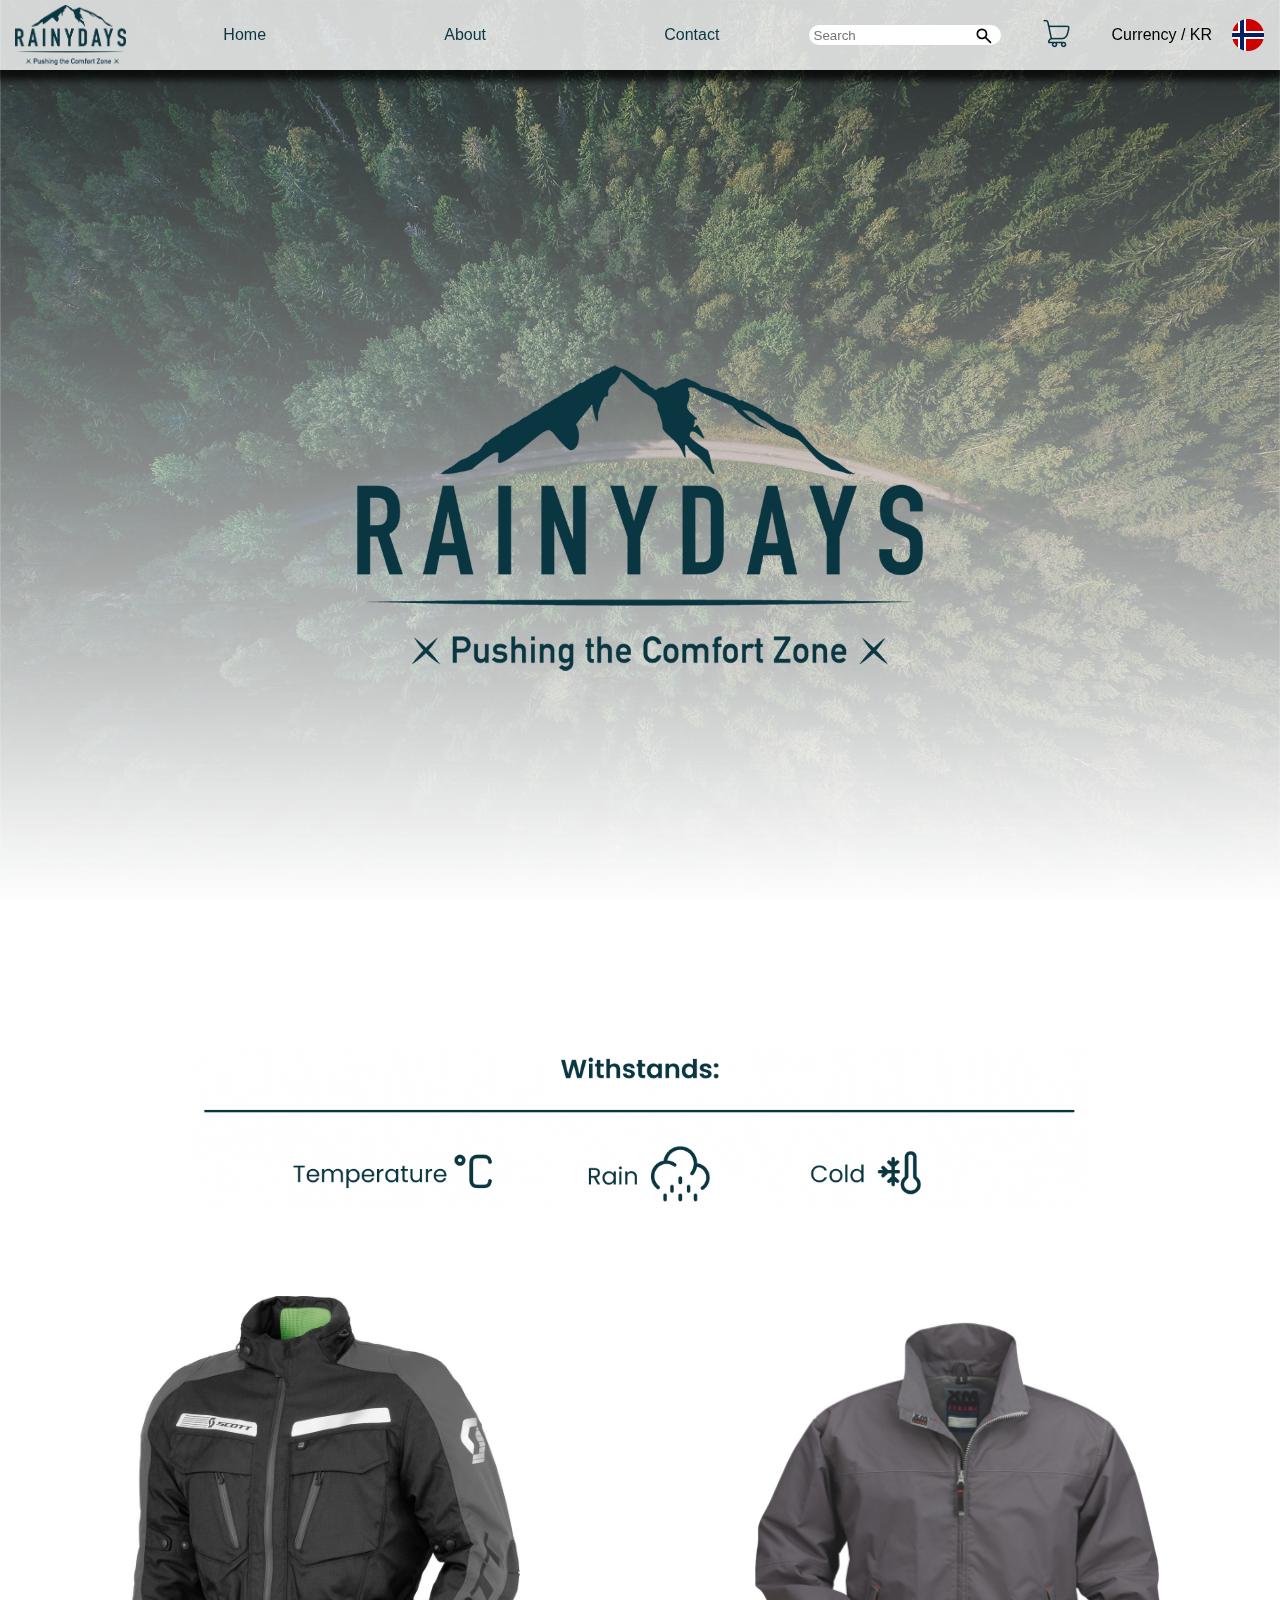
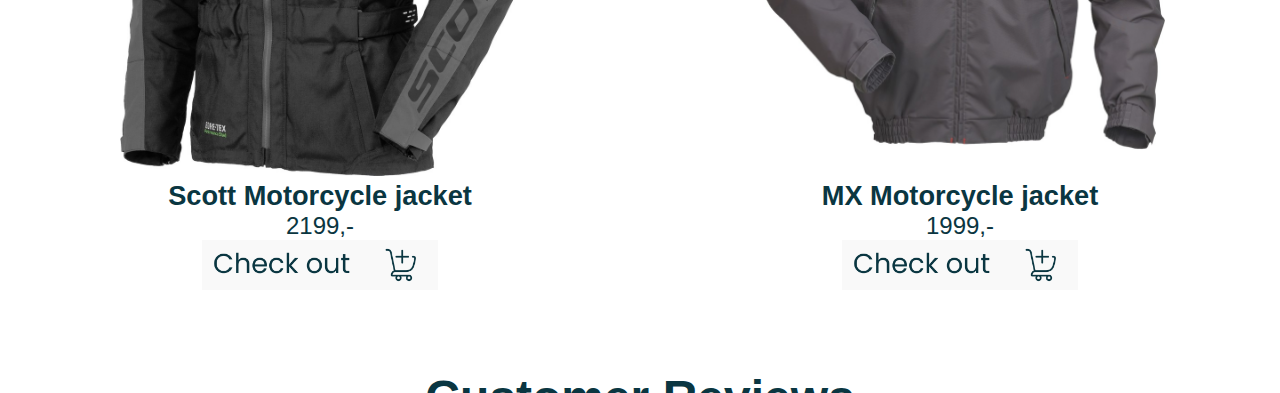
<file: index.html>
<!DOCTYPE html>
<html>
  <head>
    <meta http-equiv="refresh" content="0; URL='headerpage.html'" />
  </head>
  <body>
    <p>If you're not redirected, <a href="headerpage.html">click here</a>.</p>
  </body>
</html>
</file>
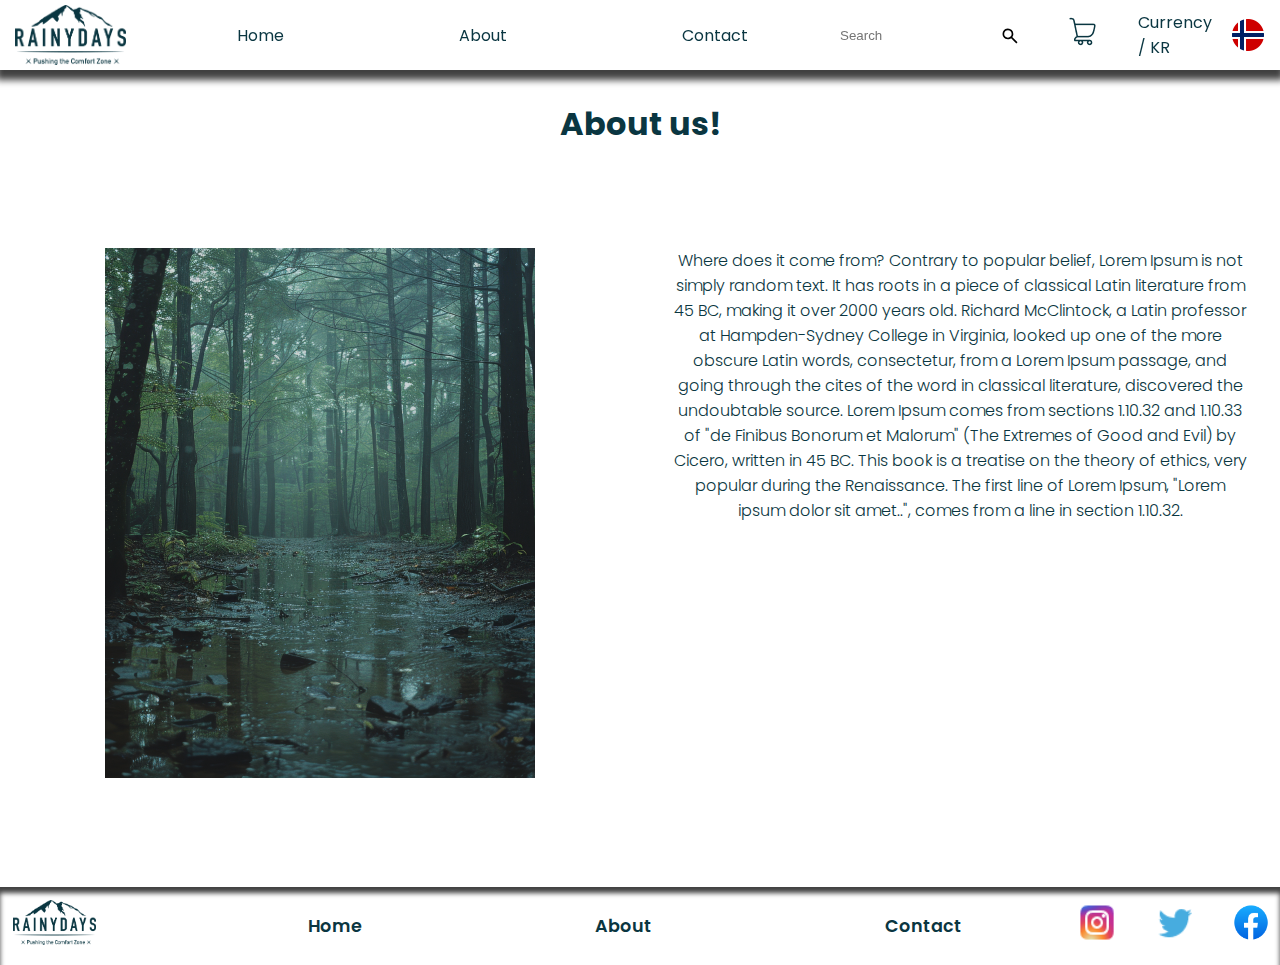
<file: about.html>
<!DOCTYPE html>
<html lang="en">
  <head>
    <link
      rel="stylesheet"
      href="https://fonts.googleapis.com/css2?family=Material+Symbols+Outlined:opsz,wght,FILL,GRAD@24,400,0,0"
    />
    <link rel="preconnect" href="https://fonts.googleapis.com" />
    <link rel="preconnect" href="https://fonts.gstatic.com" crossorigin />
    <link
      href="https://fonts.googleapis.com/css2?family=Poppins:ital,wght@0,100;0,200;0,300;0,400;0,500;0,600;0,700;0,800;0,900;1,100;1,200;1,300;1,400;1,500;1,600;1,700;1,800;1,900&display=swap"
      rel="stylesheet"
    />
    <meta charset="UTF-8" />
    <meta name="viewport" content="width=device-width, initial-scale=1.0" />
    <title>About</title>
    <link rel="stylesheet" href="styles/about.css" />
  </head>

  <body>
    <header class="header">
      <a href="headerpage.html">
        <div class="header-left">
          <img class="Header-logo" src="Pictures/RainyDays_Logo.png" />
        </div>
      </a>

      <div class="hamburger-icon" onclick="toggleMenu()">
        <span class="material-symbols-outlined">menu</span>
      </div>

      <div class="hamburger-menu" id="mobileMenu">
        <nav class="header-mid-buttons">
          <a class="hamburger-home" href="headerpage.html">Home</a>
          <a class="hamburger-about" href="about.html">About</a>
          <div class="hamburger-contact">Contact</div>
        </nav>
      </div>
      <div class="header-right">
        <input class="search-bar" type="text" placeholder="Search" />
        <div class="search-button">
          <img class="search-icon" src="Pictures/search-icon.svg" />
        </div>
        <div class="cart">
          <img class="cart-symbol" src="Pictures/shopping-cart-01.png" />
        </div>
        <div class="currency">Currency / KR</div>
        <img class="norge-flagg" src="Pictures/Flag2.png" />
      </div>
    </header>

    <main>
      <h1 class="header-text">About us!</h1>
      <div class="info-container">
        <div class="picture-container">
          <img class="forest-pic" src="Pictures/Rainforest.png" />
        </div>
        <div class="about-text-container">
          <h2 class="text">
            Where does it come from? Contrary to popular belief, Lorem Ipsum is not simply random
            text. It has roots in a piece of classical Latin literature from 45 BC, making it over
            2000 years old. Richard McClintock, a Latin professor at Hampden-Sydney College in
            Virginia, looked up one of the more obscure Latin words, consectetur, from a Lorem Ipsum
            passage, and going through the cites of the word in classical literature, discovered the
            undoubtable source. Lorem Ipsum comes from sections 1.10.32 and 1.10.33 of "de Finibus
            Bonorum et Malorum" (The Extremes of Good and Evil) by Cicero, written in 45 BC. This
            book is a treatise on the theory of ethics, very popular during the Renaissance. The
            first line of Lorem Ipsum, "Lorem ipsum dolor sit amet..", comes from a line in section
            1.10.32.
          </h2>
        </div>
      </div>
      <footer class="footer">
        <div class="footer-left">
          <img class="footer-logo" src="Pictures/RainyDays_Logo.png" />
        </div>

        <div class="footer-middle">
          <a class="footer-home" href="headerpage.html">Home</a>
          <a class="footer-about" href="about.html">About</a>
          <div class="footer-contact">Contact</div>
        </div>

        <div class="footer-right">
          <div class="instagram">
            <img class="instagram-pic" src="Pictures/Social media/instagram.png" />
          </div>
          <div class="twitter">
            <img class="twitter-pic" src="Pictures/Social media/twitter.png" />
          </div>
          <div class="facebook">
            <img class="facebook-pic" src="Pictures/Social media/Facebook.png" />
          </div>
        </div>
      </footer>
    </main>

    <script>
      function toggleMenu() {
        const menu = document.getElementById("mobileMenu");
        menu.classList.toggle("show");
      }
    </script>
  </body>
</html>
</file>
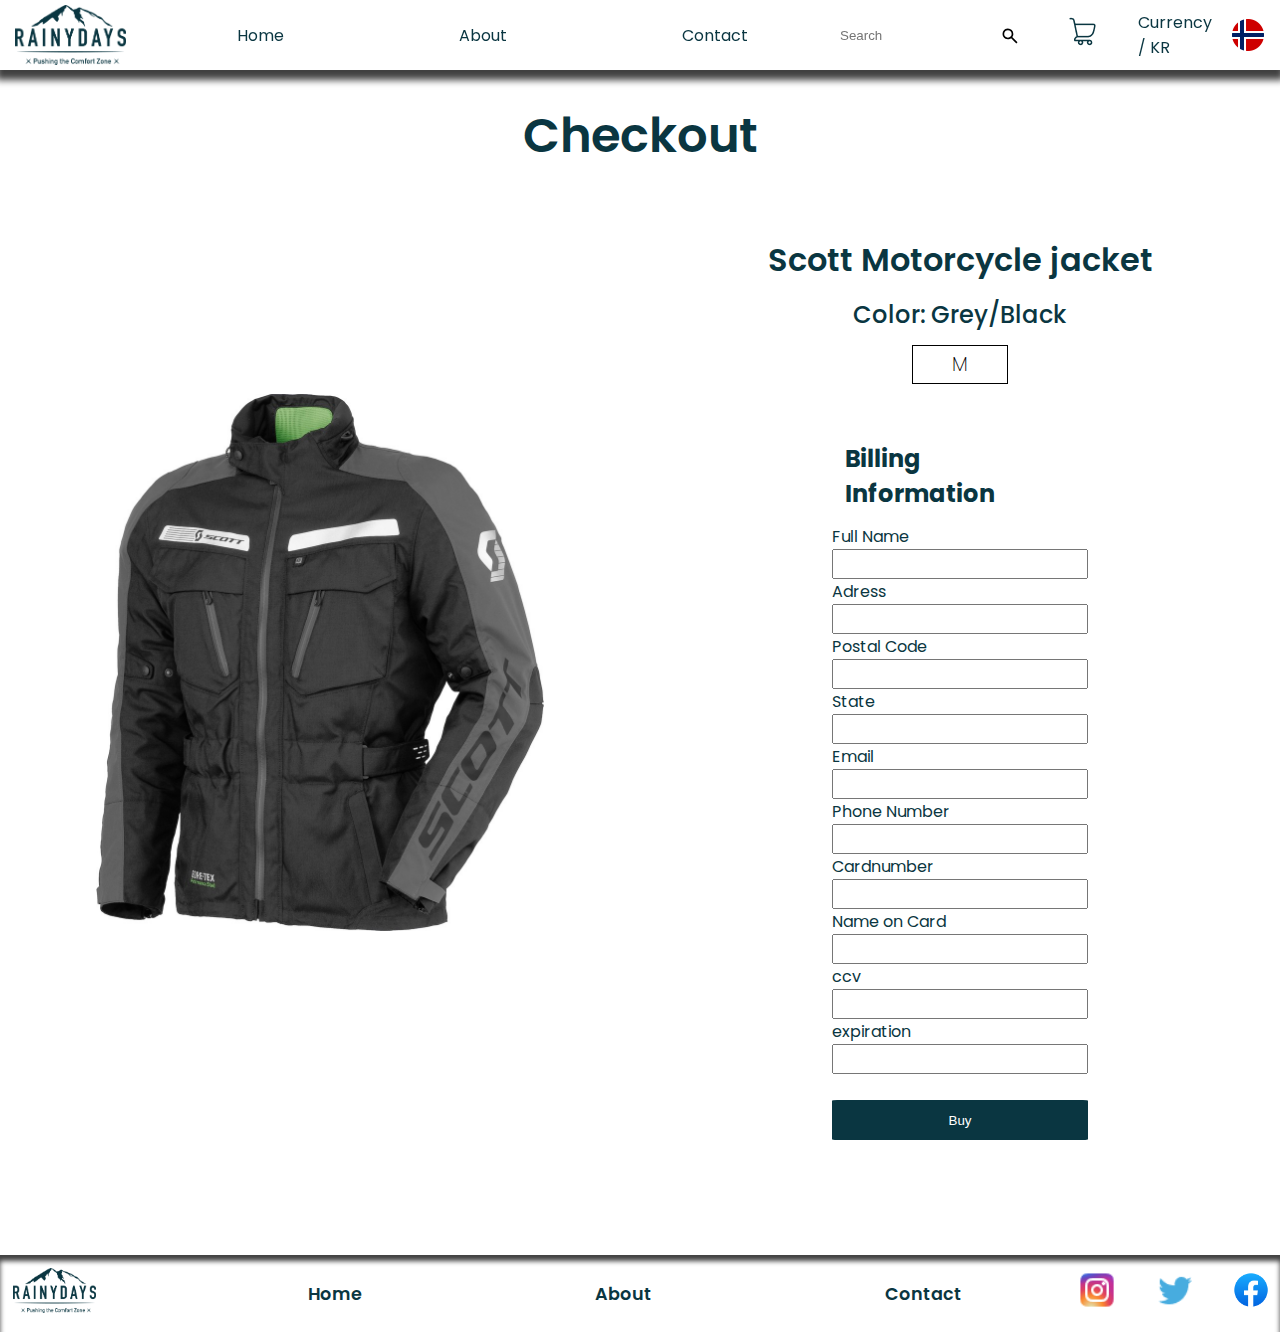
<file: checkout-page.html>
<!DOCTYPE html>
<html lang="en">
  <head>
    <link
      rel="stylesheet"
      href="https://fonts.googleapis.com/css2?family=Material+Symbols+Outlined:opsz,wght,FILL,GRAD@24,400,0,0"
    />
    <link rel="preconnect" href="https://fonts.googleapis.com" />
    <link rel="preconnect" href="https://fonts.gstatic.com" crossorigin />
    <link
      href="https://fonts.googleapis.com/css2?family=Poppins:ital,wght@0,100;0,200;0,300;0,400;0,500;0,600;0,700;0,800;0,900;1,100;1,200;1,300;1,400;1,500;1,600;1,700;1,800;1,900&display=swap"
      rel="stylesheet"
    />
    <meta charset="UTF-8" />
    <meta name="viewport" content="width=device-width, initial-scale=1.0" />
    <title>Checkout</title>
    <link rel="stylesheet" href="styles/Checkout-page.css" />
  </head>

  <body>
    <header class="header">
      <a href="headerpage.html">
        <div class="header-left">
          <img class="Header-logo" src="Pictures/RainyDays_Logo.png" />
        </div>
      </a>

    
       <div class="hamburger-icon" onclick="toggleMenu()">
        <span class="material-symbols-outlined">menu</span>
    </div>
    
   
      <div class="hamburger-menu" id="mobileMenu">
        <nav class="header-mid-buttons">
          <a class="hamburger-home" href="headerpage.html">Home</a>
          <a class="hamburger-about" href="about.html">About</a>
          <a class="hamburger-contact" href="Contact.html">Contact</a>
        </nav>
      </div>
      <div class="header-right">
        <input class="search-bar" type="text" placeholder="Search" />
        <div class="search-button">
          <img class="search-icon" src="Pictures/search-icon.svg" />
        </div>
        <div class="cart">
          <img class="cart-symbol" src="Pictures/shopping-cart-01.png" />
        </div>
        <div class="currency">Currency / KR</div>
        <img class="norge-flagg" src="Pictures/Flag2.png" />
      </div>
    </header>

    <main>
      <div class="header-container">
        <h1 class="header-text">Checkout</h1>
      </div>

      <div class="body-grid">
        <div class="jacket-wrapper">
          <img class="jacket1" src="Pictures/motojackets/motojacket1.png" />
        </div>
        <div class="header-body-text-container">
          <h1 class="header-body-text">Scott Motorcycle jacket</h1>
          <h2 class="color-text">Color: Grey/Black</h2>

          <div class="medium-size-box">
            <h2 class="medium-text">M</h2>
          </div>
          <div class="billing-box">
            <h2 class="billinginfo-text">Billing Information</h2>
            <form>
              <div class="rest">
                <label for="name">Full Name</label>
                <input type="text" id="name" name="name" required />
    
                <label for="adress">Adress</label>
                <input type="text" id="adress" name="adress" required />
    
                <label for="postal">Postal Code</label>
                <input type="text" id="postal" name="postal" required />
    
                <label for="state">State</label>
                <input type="text" id="state" name="state" required />
                <label for="email">Email</label>
                <input type="text" id="email" name="email" required />
    
                <label for="phone">Phone Number</label>
                <input type="text" id="phone" name="phone" required />
                <label for="cardnumber">Cardnumber</label>
                <input type="text" id="cardnumber" name="cardnumber" required />
    
                <label for="nameoncard">Name on Card</label>
                <input type="text" id="cardnumber" name="cardnumber" required />
    
                <label for="ccv">ccv</label>
                <input type="text" id="ccv" name="ccv" required />
    
                <label for="expiration">expiration</label>
                <input type="text" id="expiration" name="expiration" required />
    
                <a href="checkout-Succes.html"><button type="submit">Buy</button></a>
              </div>
            </form>
        </div>
        
      </div>
    </main>

    <footer class="footer">
      <div class="footer-left">
        <img class="footer-logo" src="Pictures/RainyDays_Logo.png" />
      </div>

      <div class="footer-middle">
        <a class="footer-home" href="headerpage.html">Home</a>
        <a class="footer-about" href="about.html">About</a>
        <a class="footer-contact" href="Contact.html">Contact</a>
      </div>

      <div class="footer-right">
        <div class="instagram">
          <img class="instagram-pic" src="Pictures/Social media/instagram.png" />
        </div>
        <div class="twitter">
          <img class="twitter-pic" src="Pictures/Social media/twitter.png" />
        </div>
        <div class="facebook">
          <img class="facebook-pic" src="Pictures/Social media/Facebook.png" />
        </div>
      </div>
    </footer>

    <script>
      function toggleMenu() {
        const menu = document.getElementById("mobileMenu");
        menu.classList.toggle("show");
      }
    </script>
  </body>
</html>
</file>
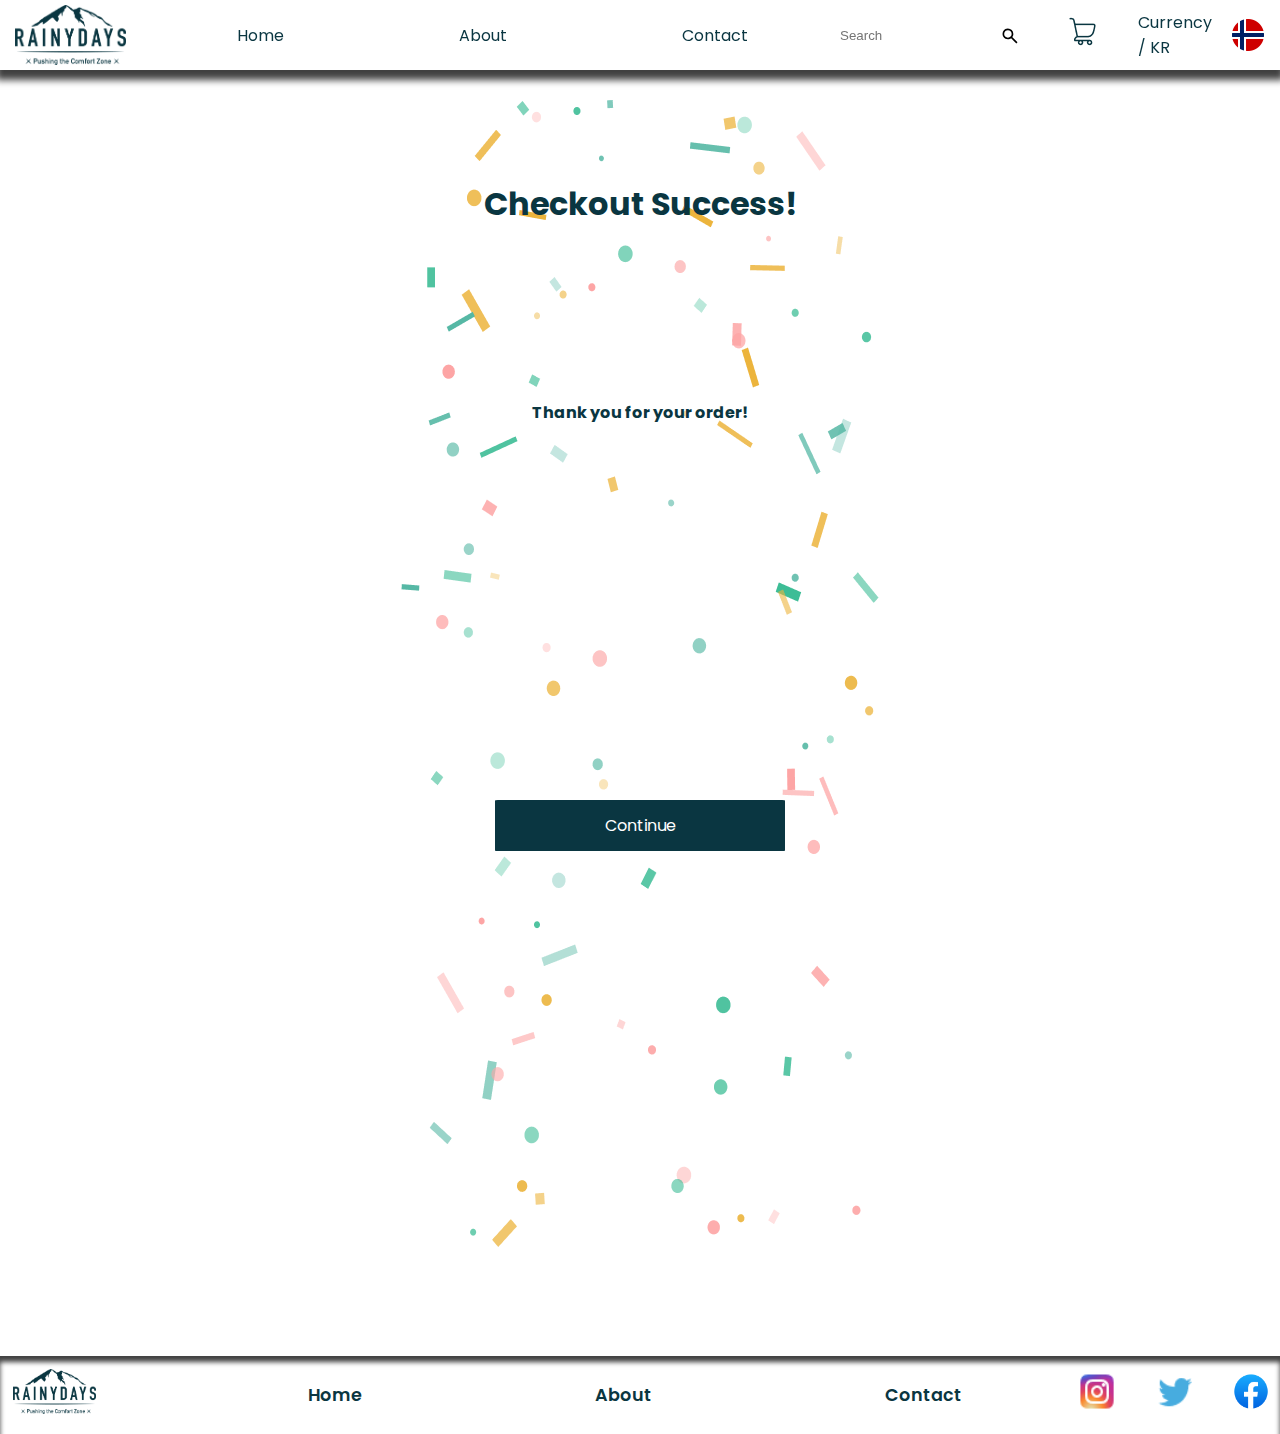
<file: checkout-Succes.html>
<!DOCTYPE html>
<html lang="en">
  <head>
    <link
      rel="stylesheet"
      href="https://fonts.googleapis.com/css2?family=Material+Symbols+Outlined:opsz,wght,FILL,GRAD@24,400,0,0"
    />
    <link rel="preconnect" href="https://fonts.googleapis.com" />
    <link rel="preconnect" href="https://fonts.gstatic.com" crossorigin />
    <link
      href="https://fonts.googleapis.com/css2?family=Poppins:ital,wght@0,100;0,200;0,300;0,400;0,500;0,600;0,700;0,800;0,900;1,100;1,200;1,300;1,400;1,500;1,600;1,700;1,800;1,900&display=swap"
      rel="stylesheet"
    />
    <meta charset="UTF-8" />
    <meta name="viewport" content="width=device-width, initial-scale=1.0" />
    <title>Checkout Succes</title>
    <link rel="stylesheet" href="styles/checkout-succes.css" />
  </head>

  <body>
    <header class="header">
      <a href="headerpage.html">
        <div class="header-left">
          <img class="Header-logo" src="Pictures/RainyDays_Logo.png" />
        </div>
      </a>

      <div class="hamburger-icon" onclick="toggleMenu()">
        <span class="material-symbols-outlined">menu</span>
      </div>

      <div class="hamburger-menu" id="mobileMenu">
        <nav class="header-mid-buttons">
          <a class="hamburger-home" href="headerpage.html">Home</a>
          <a class="hamburger-about" href="about.html">About</a>
          <a class="hamburger-contact" href="Contact.html">Contact</a>
        </nav>
      </div>
      <div class="header-right">
        <input class="search-bar" type="text" placeholder="Search" />
        <div class="search-button">
          <img class="search-icon" src="Pictures/search-icon.svg" />
        </div>
        <div class="cart">
          <img class="cart-symbol" src="Pictures/shopping-cart-01.png" />
        </div>
        <div class="currency">Currency / KR</div>
        <img class="norge-flagg" src="Pictures/Flag2.png" />
      </div>
    </header>

    <main>
      <div class="category-info">
        <h1 class="checkout-header">Checkout Success!</h1>
        <img class="confetti-pic" src="Pictures/confetti.png" />
        <h1 class="Thanks-text">Thank you for your order!</h1>
        <div>
          <a href="headerpage.html">
            <button class="button-continue">Continue</button>
          </a>
        </div>
      </div>

      <footer class="footer">
        <div class="footer-left">
          <img class="footer-logo" src="Pictures/RainyDays_Logo.png" />
        </div>

        <div class="footer-middle">
          <a class="footer-home" href="headerpage.html">Home</a>
          <a class="footer-about" href="about.html">About</a>
          <a class="footer-contact" href="Contact.html">Contact</a>
        </div>

        <div class="footer-right">
          <div class="instagram">
            <img class="instagram-pic" src="Pictures/Social media/instagram.png" />
          </div>
          <div class="twitter">
            <img class="twitter-pic" src="Pictures/Social media/twitter.png" />
          </div>
          <div class="facebook">
            <img class="facebook-pic" src="Pictures/Social media/Facebook.png" />
          </div>
        </div>
      </footer>
    </main>

    <script>
      function toggleMenu() {
        const menu = document.getElementById("mobileMenu");
        menu.classList.toggle("show");
      }
    </script>
  </body>
</html>
</file>
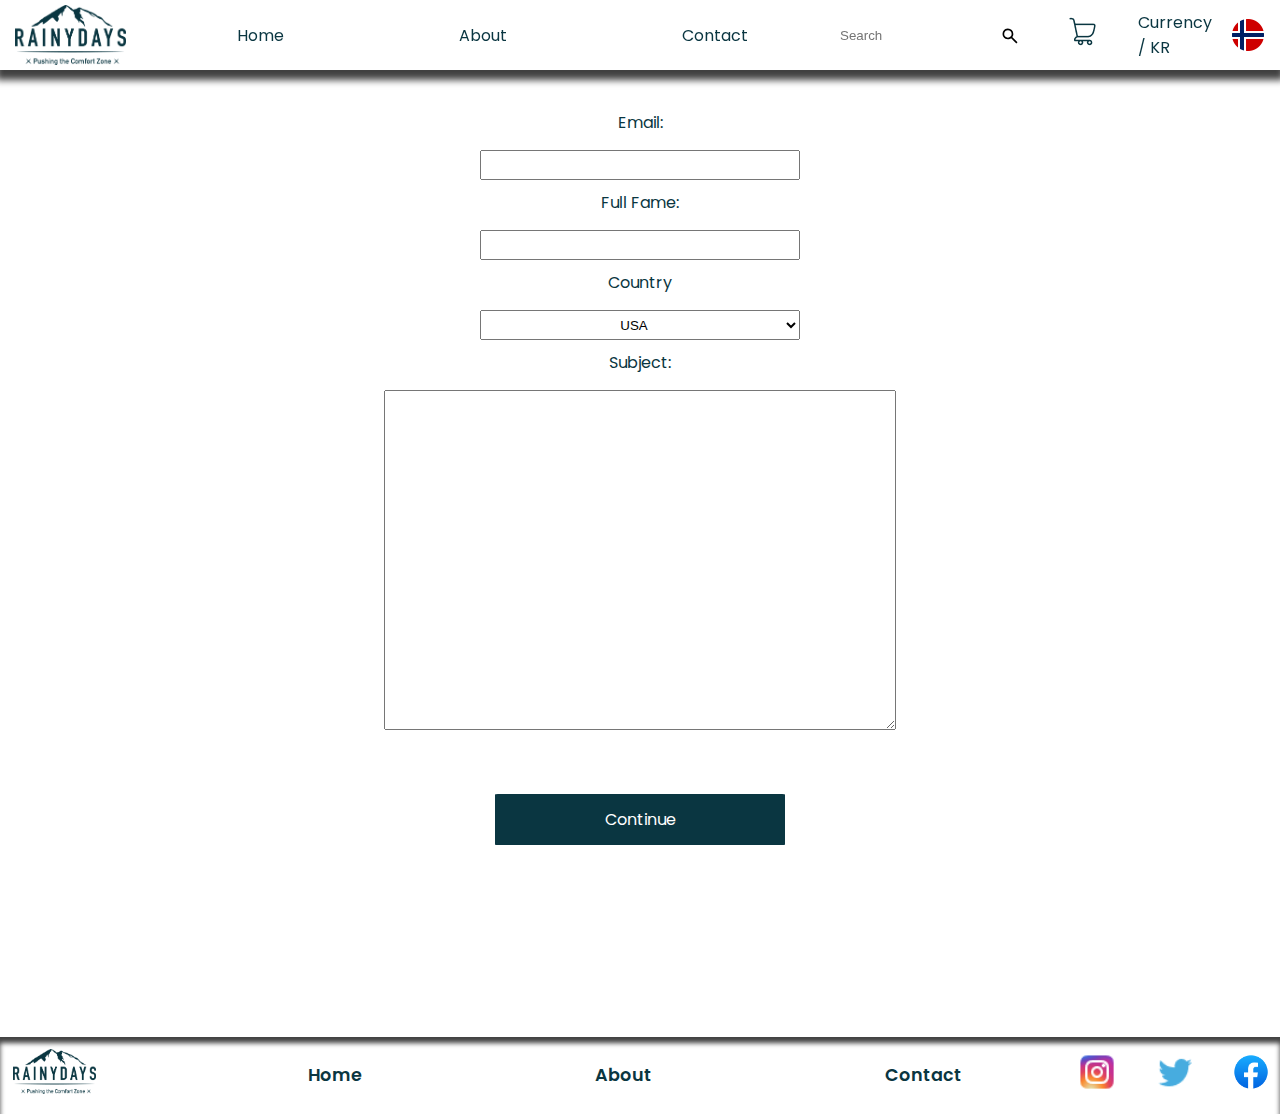
<file: Contact.html>
<!DOCTYPE html>
<html lang="en">
  <head>
    <link
      rel="stylesheet"
      href="https://fonts.googleapis.com/css2?family=Material+Symbols+Outlined:opsz,wght,FILL,GRAD@24,400,0,0"
    />
    <link rel="preconnect" href="https://fonts.googleapis.com" />
    <link rel="preconnect" href="https://fonts.gstatic.com" crossorigin />
    <link
      href="https://fonts.googleapis.com/css2?family=Poppins:ital,wght@0,100;0,200;0,300;0,400;0,500;0,600;0,700;0,800;0,900;1,100;1,200;1,300;1,400;1,500;1,600;1,700;1,800;1,900&display=swap"
      rel="stylesheet"
    />
    <meta charset="UTF-8" />
    <meta name="viewport" content="width=device-width, initial-scale=1.0" />
    <title>Contact</title>
    <link rel="stylesheet" href="styles/contact.css" />
  </head>

  <body>
    <header class="header">
      <a href="headerpage.html">
        <div class="header-left">
          <img class="Header-logo" src="Pictures/RainyDays_Logo.png" />
        </div>
      </a>

      <div class="hamburger-icon" onclick="toggleMenu()">
        <span class="material-symbols-outlined">menu</span>
      </div>

      <div class="hamburger-menu" id="mobileMenu">
        <nav class="header-mid-buttons">
          <a class="hamburger-home" href="headerpage.html">Home</a>
          <a class="hamburger-about" href="about.html">About</a>
          <div class="hamburger-contact">Contact</div>
        </nav>
      </div>
      <div class="header-right">
        <input class="search-bar" type="text" placeholder="Search" />
        <div class="search-button">
          <img class="search-icon" src="Pictures/search-icon.svg" />
        </div>
        <div class="cart">
          <img class="cart-symbol" src="Pictures/shopping-cart-01.png" />
        </div>
        <div class="currency">Currency / KR</div>
        <img class="norge-flagg" src="Pictures/Flag2.png" />
      </div>
    </header>

    <main>
      <div class="form-container">
        <form>
          <label for="email">Email:</label>
          <input type="text" id="email" name="email" />

          <label for="fname">Full Fame:</label>
          <input type="text" id="fname" name="fullname" />

          <label for="country">Country</label>
          <select id="country" name="country">
            <option value="usa">USA</option>
            <option value="england">England</option>
            <option value="sweden">Sweden</option>
            <option value="norway">Norway</option>
          </select>

          <label for="subject">Subject:</label>
          <textarea id="subject" name="subject"></textarea>

          <div class="button-container" href="headerpage.html">
            <button class="button-continue">Continue</button>
          </div>
        </form>
      </div>
    </main>

    <footer class="footer">
      <div class="footer-left">
        <img class="footer-logo" src="Pictures/RainyDays_Logo.png" />
      </div>

      <div class="footer-middle">
        <a class="footer-home" href="headerpage.html">Home</a>
        <a class="footer-about" href="about.html">About</a>
        <div class="footer-contact">Contact</div>
      </div>

      <div class="footer-right">
        <div class="instagram">
          <img class="instagram-pic" src="Pictures/Social media/instagram.png" />
        </div>
        <div class="twitter">
          <img class="twitter-pic" src="Pictures/Social media/twitter.png" />
        </div>
        <div class="facebook">
          <img class="facebook-pic" src="Pictures/Social media/Facebook.png" />
        </div>
      </div>
    </footer>

    <script>
      function toggleMenu() {
        const menu = document.getElementById("mobileMenu");
        menu.classList.toggle("show");
      }
    </script>
  </body>
</html>
</file>
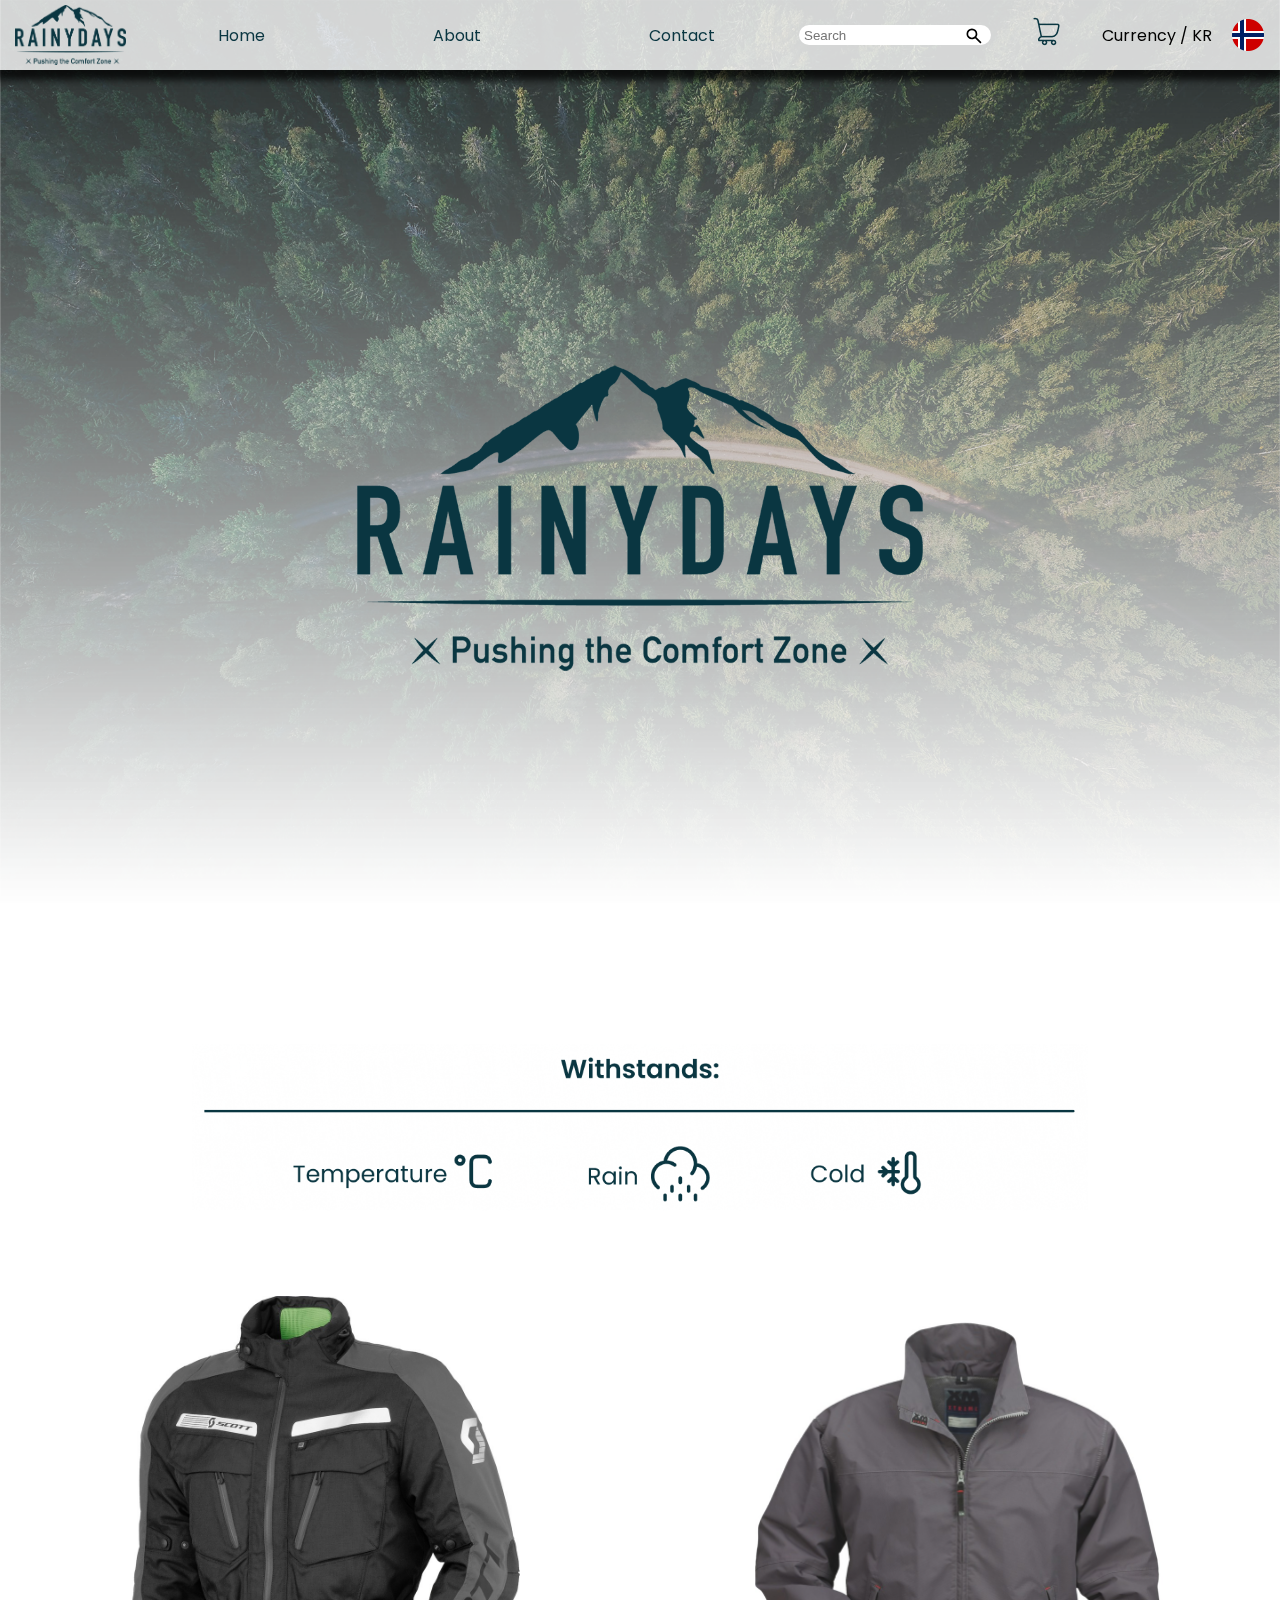
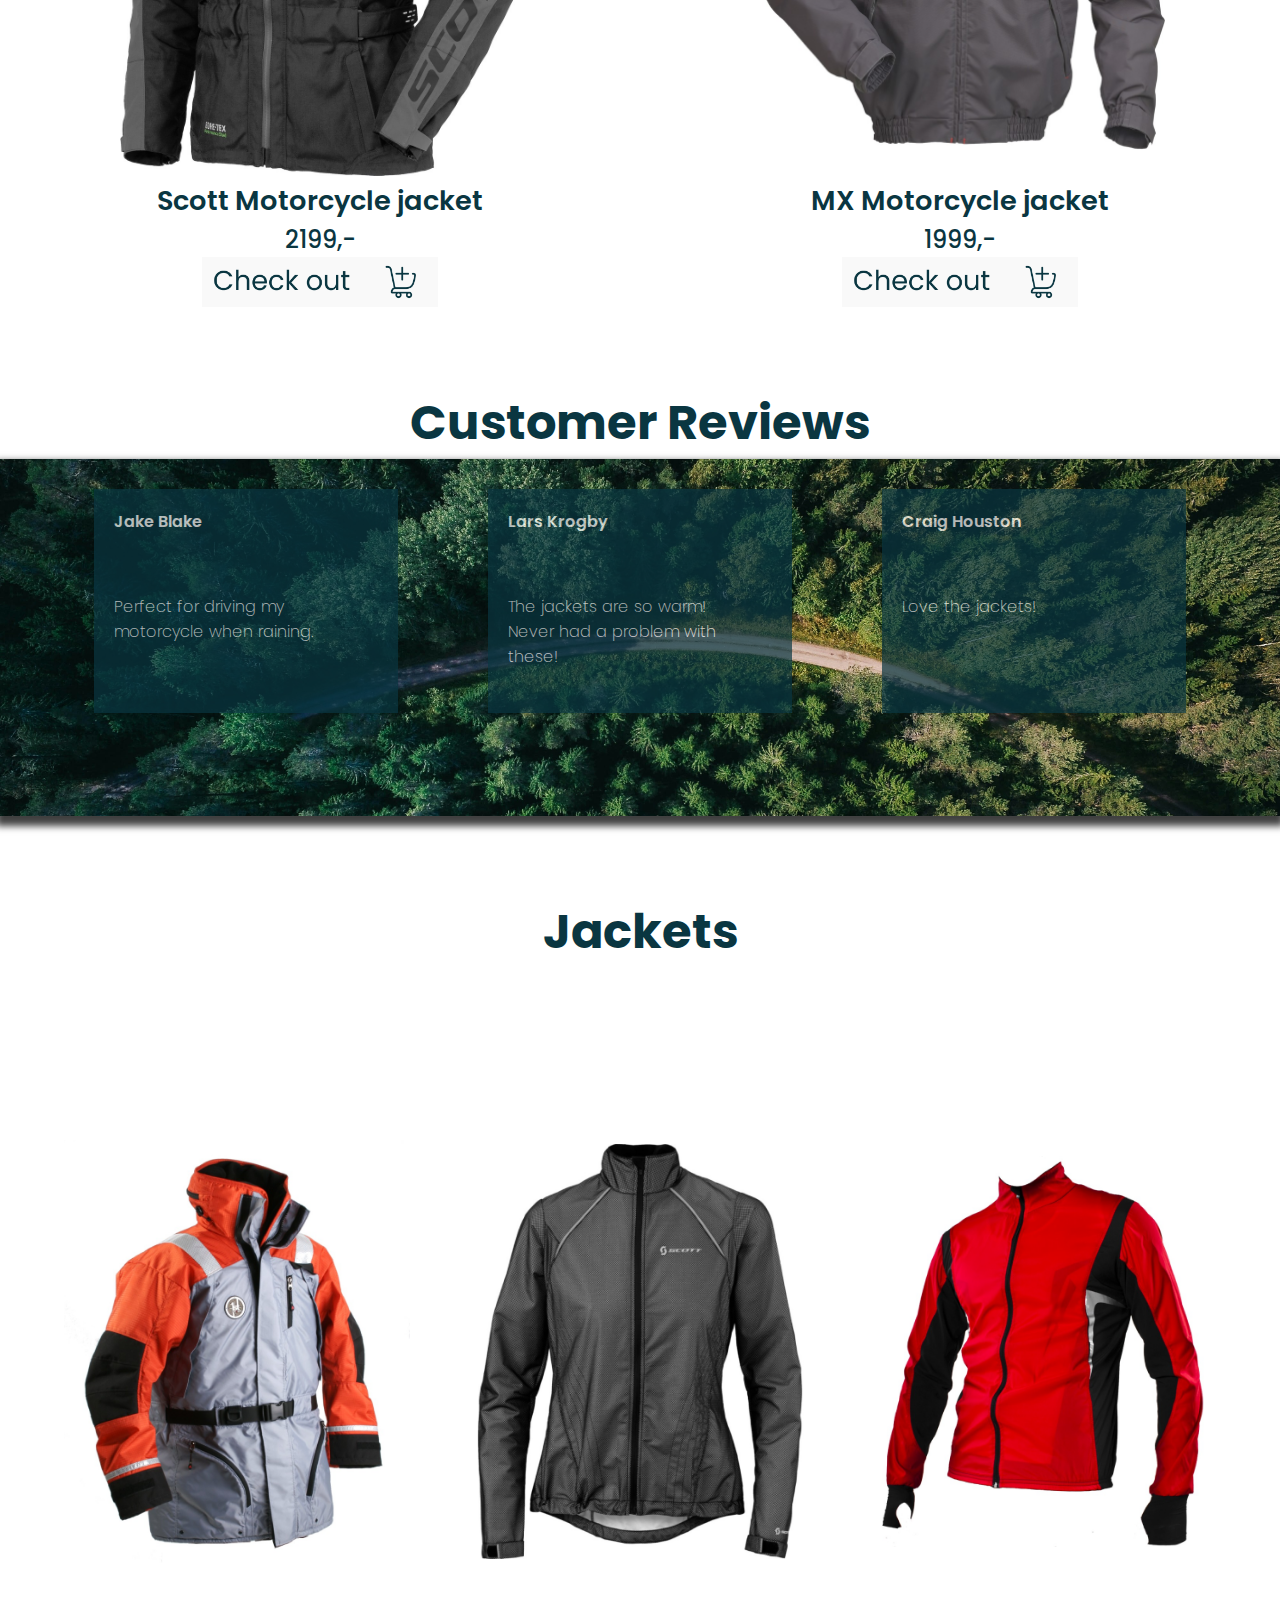
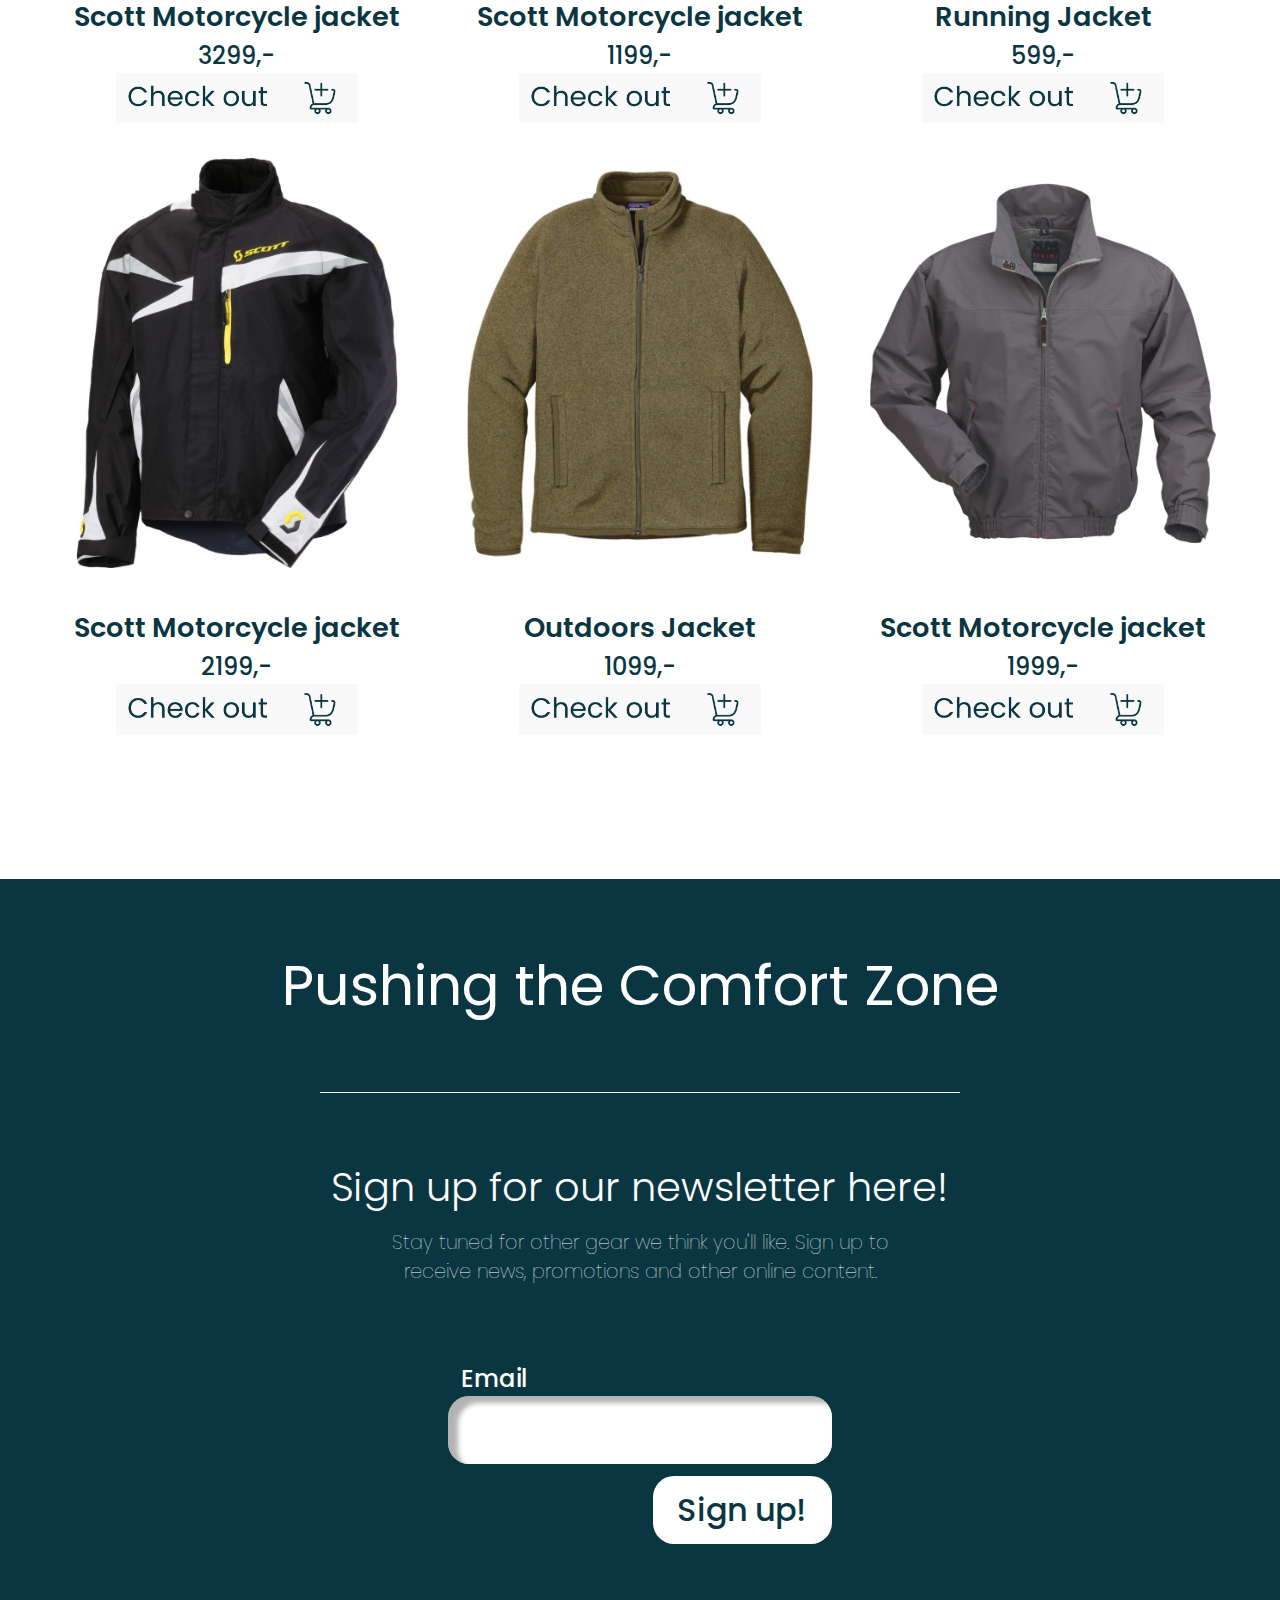
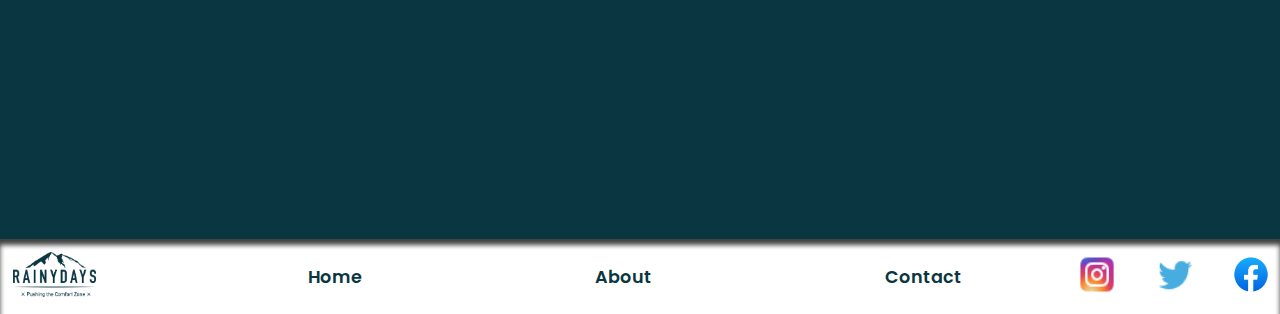
<file: headerpage.html>
<!DOCTYPE html>
<html lang="en">

<head>
  <link rel="stylesheet"
    href="https://fonts.googleapis.com/css2?family=Material+Symbols+Outlined:opsz,wght,FILL,GRAD@24,400,0,0" />
  <link rel="preconnect" href="https://fonts.googleapis.com">
  <link rel="preconnect" href="https://fonts.gstatic.com" crossorigin>
  <link
    href="https://fonts.googleapis.com/css2?family=Poppins:ital,wght@0,100;0,200;0,300;0,400;0,500;0,600;0,700;0,800;0,900;1,100;1,200;1,300;1,400;1,500;1,600;1,700;1,800;1,900&display=swap"
    rel="stylesheet">
  <meta charset="UTF-8">
  <meta name="viewport" content="width=device-width, initial-scale=1.0">
  <title>Header Page</title>
  <link rel="stylesheet" href="styles/headerpage.css">
</head>

<body>
  <header class="header">
    <div class="header-left">
      <img class="Header-logo" src="Pictures/RainyDays_Logo.png">
    </div>

    <div class="hamburger-icon" onclick="toggleMenu()">
      <span class="material-symbols-outlined">menu</span>
  </div>

  <div class="hamburger-menu" id="mobileMenu">
      <nav class="header-mid-buttons">
          <a class="hamburger-home" href="headerpage.html">Home</a>
          <a class="hamburger-about" href="about.html">About</a>
          <a class="hamburger-contact" href="Contact.html">Contact</a>
      </nav>
  </div>
    <div class="nav-menu">
      <nav class="header-mid-buttons">
        <div class="home-button">Home</div>
        <a class="about-button" href="about.html">About</a>
        <a class="contact-button" href="Contact.html">Contact</a>
      </nav>
      <div class="header-right">
        <input class="search-bar" type="text" placeholder="Search">

        <div class="search-button">
          <img class="search-icon" src="Pictures/search-icon.svg">
        </div>
        <div class="cart">
          <img class="cart-symbol" src="Pictures/shopping-cart-01.png">
        </div>
        <div class="currency">Currency / KR</div>
        <img class="norge-flagg" src="Pictures/Flag2.png">
      </div>
    </div>
  </header>


  <main>
    <div class="header-picture">
      <img class="forest" src="Pictures/skog2.png">
    </div>
    <div class="weather">
      <img class="weather-pic" src="Pictures/Weather.PNG">
    </div>

    <div class="jacket-grid">
      <div class="jacket-container">
        <div class="image-wrapper">
          <a class="a" href="productsite1.html">
            <img class="jacket1-pic" src="Pictures/motojackets/motojacket1.png">
        </div>
        <div class="jacket-information">
          <p class="jacket-info">Scott Motorcycle jacket</p>
          <p class="cost">2199,-</p>
          <div class="checkout-grid">
            <img class="checkout-top-pic" src="Pictures/checkout.png">
          </div>
        </div>
        </a>
      </div>

      <div class="jacket-container">
        <div class="image-wrapper">
          <a class="a" href="productsite2.html">
          <img class="jacket1-pic" src="Pictures/motojackets/motojacket2.png">
        </div>
        <div class="jacket-information">
          <p class="jacket-info">MX Motorcycle jacket</p>
          <p class="cost">1999,-</p>
          <div class="checkout-grid">
            <img class="checkout-top-pic" src="Pictures/checkout.png">
          </div>
        </div>
      </a>
      </div>
    </div>

    <div class="review-container">
      <h1 class="customer-reviews">Customer Reviews</h1>
      <img class="review-pic" src="Pictures/review-background.png">
      </img>

      <div class="boxreview-grid">

        <div class="reviewbox reviewbox1">
          <p class="reviewbox1-headertext">Jake Blake</p>
          <p class="reviewbox1-bodytext">Perfect for driving my motorcycle when raining.</p>
        </div>

        <div class="reviewbox reviewbox2">
          <p class="reviewbox2-headertext">Lars Krogby</p>
          <p class="reviewbox2-bodytext">The jackets are so warm! Never had a problem with these!</p>
        </div>

        <div class="reviewbox reviewbox3">
          <p class="reviewbox3-headertext">Craig Houston</p>
          <p class="reviewbox3-bodytext">Love the jackets!</p>
        </div>

      </div>
    </div>

    <h1 class="Jackets-header">Jackets</h1>

    <div class="jacket-grid2">
      <div class="jacket-container2">
        <a class="a" href="productsite3.html">
        <div class="image-wrapper">
          <img class="jacket1-pic" src="Pictures/motojackets/motojacket3.png">
        </div>
        <div class="jacket-information">
          <p class="jacket-info">Scott Motorcycle jacket</p>
          <p class="cost">3299,-</p>
          <div class="checkout-grid">
            <img class="checkout1-pic" src="Pictures/checkout.png">
          </div>
        </div>
      </a>
      </div>

      <div class="jacket-container2">
        <div class="image-wrapper">
          <a class="a" href="productsite4.html">
          <img class="jacket1-pic" src="Pictures/motojackets/motojacket4.png">
        </div>
        <div class="jacket-information">
          <p class="jacket-info">Scott Motorcycle jacket</p>
          <p class="cost">1199,-</p>
          <div class="checkout-grid">
            <img class="checkout1-pic" src="Pictures/checkout.png">
          </div>
        </div>
      </a>
      </div>

      <div class="jacket-container2">
        <div class="image-wrapper">
          <a class="a" href="productsite5.html">
          <img class="jacket1-pic" src="Pictures/motojackets/motojacket7.png">
        </div>
        <div class="jacket-information">
          <p class="jacket-info">Running Jacket</p>
          <p class="cost">599,-</p>
          <div class="checkout-grid">
            <img class="checkout1-pic" src="Pictures/checkout.png">
          </div>
        </div>
      </a>
      </div>

      <div class="jacket-container2">
        <div class="image-wrapper">
          <a class="a" href="productsite6.html">
          <img class="jacket1-pic" src="Pictures/motojackets/motojacket5.png">
        </div>
        <div class="jacket-information">
          <p class="jacket-info">Scott Motorcycle jacket</p>
          <p class="cost">2199,-</p>
          <div class="checkout-grid">
            <img class="checkout1-pic" src="Pictures/checkout.png">
          </div>
        </div>
      </a>
      </div>

      <div class="jacket-container2">
        <div class="image-wrapper">
          <a class="a" href="productsite7.html">
          <img class="jacket1-pic" src="Pictures/motojackets/motojacket6.png">
        </div>
        <div class="jacket-information">
          <p class="jacket-info">Outdoors Jacket</p>
          <p class="cost">1099,-</p>
          <div class="checkout-grid">
            <img class="checkout1-pic" src="Pictures/checkout.png">
          </div>
        </div>
      </a>
      </div>

      <div class="jacket-container2">
        <div class="image-wrapper">
          <a class="a" href="productsite2.html">
          <img class="jacket1-pic" src="Pictures/motojackets/motojacket2.png">
        </div>
        <div class="jacket-information">
          <p class="jacket-info">Scott Motorcycle jacket</p>
          <p class="cost">1999,-</p>
          <div class="checkout-grid">
            <img class="checkout1-pic" src="Pictures/checkout.png">
          </div>
        </div>
      </div>
    </a>
    </div>

    <div class="newsletter">
      <div class="newsletter-box">
        <h1 class="newsletter-header-text">Pushing the Comfort Zone</h1>
        <div class="newsletter-line"></div>
        <h2 class="newsletter-info">Sign up for our newsletter here!</h2>
        <div class="subtitle-box">
          <h4 class="newsletter-subtitle">Stay tuned for other gear we think you'll like. Sign up to receive news,
            promotions and other online content.</h4>
        </div>
        <h2 class="email">Email</h2>
        <div class="newsletter-searchbar-wrapping">
          <input class="search-bar2" type="text">
        </div>
        <div class="sign-up-box">
          <h2 class="sign-up-text">Sign up!</h2>
        </div>
      </div>

    </div>
  </main>

  <footer class="footer">
    <div class="footer-left">
      <img class="footer-logo" src="Pictures/RainyDays_Logo.png">
    </div>

    <div class="footer-middle">
      <div class="footer-home">Home</div>
      <a class="footer-about" href="about.html">About</a>
      <a class="footer-contact" href="Contact.html">Contact</a>
    </div>


    <div class="footer-right">
      <div class="instagram">
        <img class="instagram-pic" src="Pictures/Social media/instagram.png">
      </div>
      <div class="twitter">
        <img class="twitter-pic" src="Pictures/Social media/twitter.png">
      </div>
      <div class="facebook">
        <img class="facebook-pic" src="Pictures/Social media/Facebook.png">
      </div>
    </div>

  </footer>

  <script>
    function toggleMenu() {
        const menu = document.getElementById('mobileMenu');
        menu.classList.toggle('show');
    }
</script>
</body>

</html>
</file>
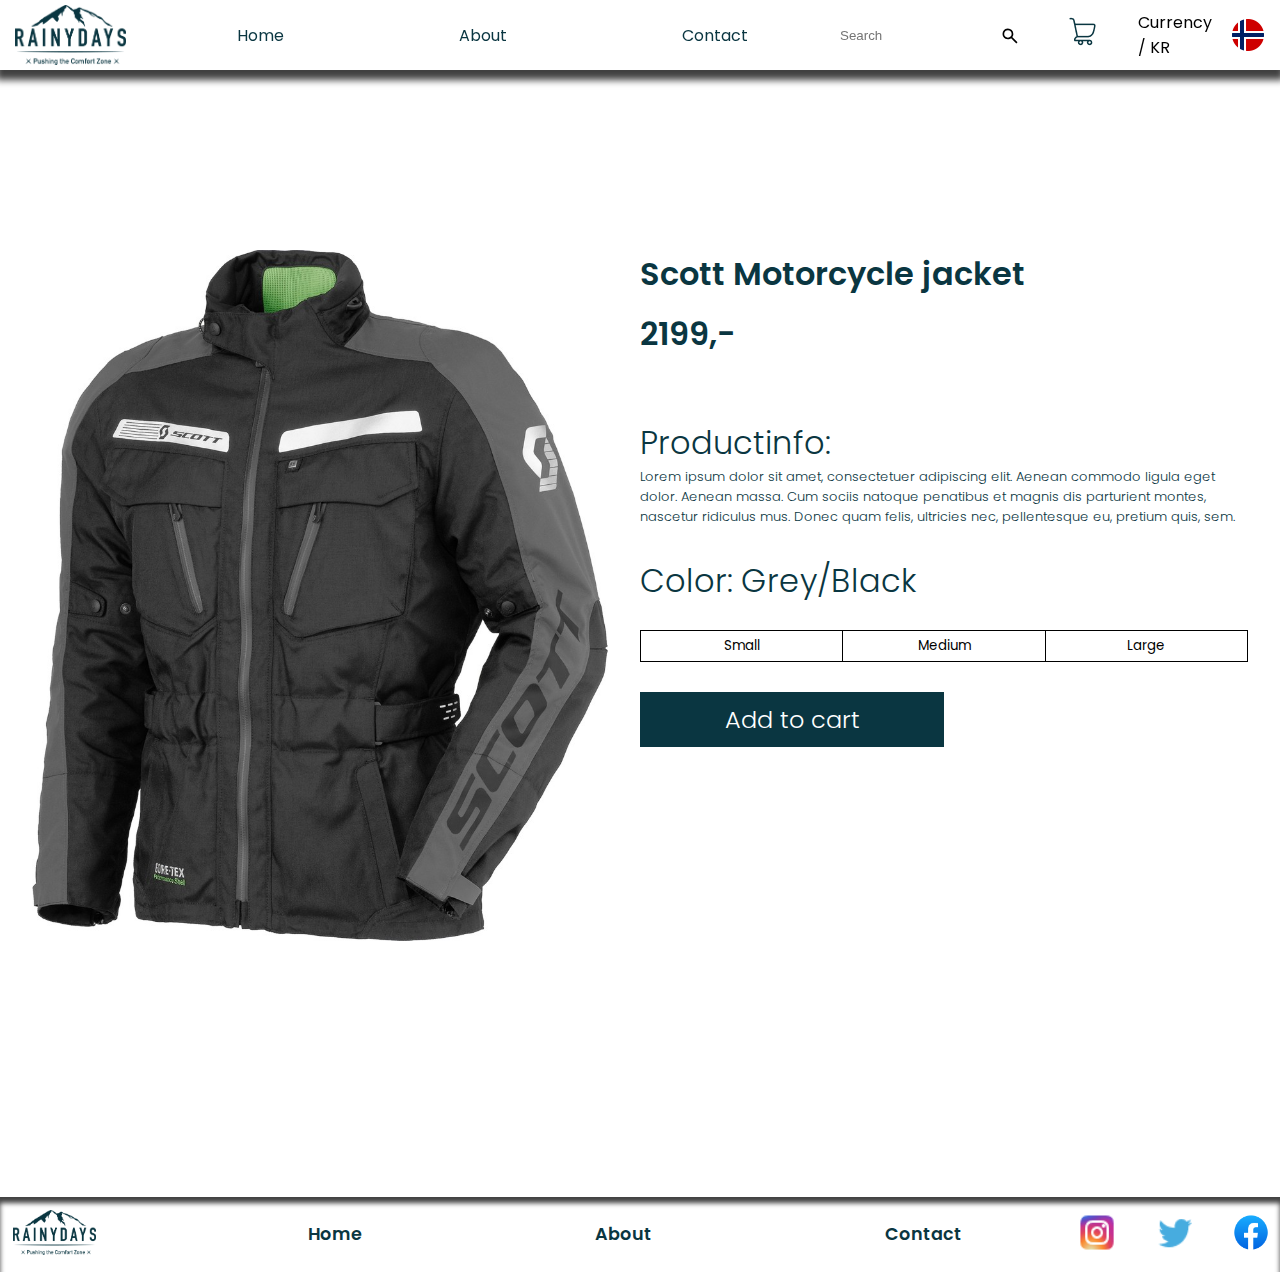
<file: productsite1.html>
<!DOCTYPE html>
<html lang="en">

<head>
    <link rel="stylesheet"
        href="https://fonts.googleapis.com/css2?family=Material+Symbols+Outlined:opsz,wght,FILL,GRAD@24,400,0,0" />
    <link rel="preconnect" href="https://fonts.googleapis.com">
    <link rel="preconnect" href="https://fonts.gstatic.com" crossorigin>
    <link
        href="https://fonts.googleapis.com/css2?family=Poppins:ital,wght@0,100;0,200;0,300;0,400;0,500;0,600;0,700;0,800;0,900;1,100;1,200;1,300;1,400;1,500;1,600;1,700;1,800;1,900&display=swap"
        rel="stylesheet">
    <meta charset="UTF-8">
    <meta name="viewport" content="width=device-width, initial-scale=1.0">
    <title>Scott Motorcycle jacket</title>
    <link rel="stylesheet" href="styles/productsite1.css">
</head>

<body>

    <body>
        <header class="header">
            <a href="headerpage.html">
                <div class="header-left">
                    <img class="Header-logo" src="Pictures/RainyDays_Logo.png">
                </div>
            </a>

     
            <div class="hamburger-icon" onclick="toggleMenu()">
                <span class="material-symbols-outlined">menu</span>
            </div>

        
            <div class="hamburger-menu" id="mobileMenu">
                <nav class="header-mid-buttons">
                    <a class="hamburger-home" href="headerpage.html">Home</a>
                    <a class="hamburger-about" href="about.html">About</a>
                    <a class="hamburger-contact" href="Contact.html">Contact</a>
                </nav>
            </div>
            <div class="header-right">
                <input class="search-bar" type="text" placeholder="Search">
                <div class="search-button"><img class="search-icon" src="Pictures/search-icon.svg"></div>
                <div class="cart"><img class="cart-symbol" src="Pictures/shopping-cart-01.png"></div>
                <div class="currency">Currency / KR</div>
                <img class="norge-flagg" src="Pictures/Flag2.png">
            </div>
        </header>

        <main>
            <div class="grid">
                <div class="jacket-container">
                    <img class="jacket-pic" src="Pictures/motojackets/motojacket1.png">
                </div>
                <div class="text-container">
                    <h1 class="header-text">Scott Motorcycle jacket</h1>
                    <h1 class="price">2199,-</h1>
                    <h1 class="subtext-header">Productinfo:</h1>
                    <h2 class="subtext">Lorem ipsum dolor sit amet, consectetuer adipiscing elit. Aenean commodo ligula
                        eget
                        dolor.
                        Aenean massa. Cum sociis natoque penatibus et magnis dis parturient montes,
                        nascetur ridiculus mus. Donec quam felis, ultricies nec, pellentesque eu, pretium quis, sem.
                    </h2>
                    <h1 class="jacket-color">Color: Grey/Black</h1>

                    <div class="button-container">
                        <button class="button small">Small</button>
                        <button class="button medium">Medium</button>
                        <button class="button large">Large</button>
                    </div>

                    <a class="checkout-container" href="checkout-page.html">
                        <div class="checkout-box">
                            <h2 class="add-to-cart-text">Add to cart</h2>
                        </div>
                    </a>
                </div>
            </div>
        </main>

        <footer class="footer">
            <div class="footer-left">
                <img class="footer-logo" src="Pictures/RainyDays_Logo.png">
            </div>

            <div class="footer-middle">
                <a class="footer-home" href="headerpage.html">Home</a>
                <a class="footer-about" href="about.html">About</a>
                <a class="footer-contact" href="Contact.html">Contact</a>
            </div>


            <div class="footer-right">
                <div class="instagram">
                    <img class="instagram-pic" src="Pictures/Social media/instagram.png">
                </div>
                <div class="twitter">
                    <img class="twitter-pic" src="Pictures/Social media/twitter.png">
                </div>
                <div class="facebook">
                    <img class="facebook-pic" src="Pictures/Social media/Facebook.png">
                </div>
            </div>

        </footer>

        <script>
            function toggleMenu() {
                const menu = document.getElementById('mobileMenu');
                menu.classList.toggle('show');
            }
        </script>
    </body>

</html>
</file>
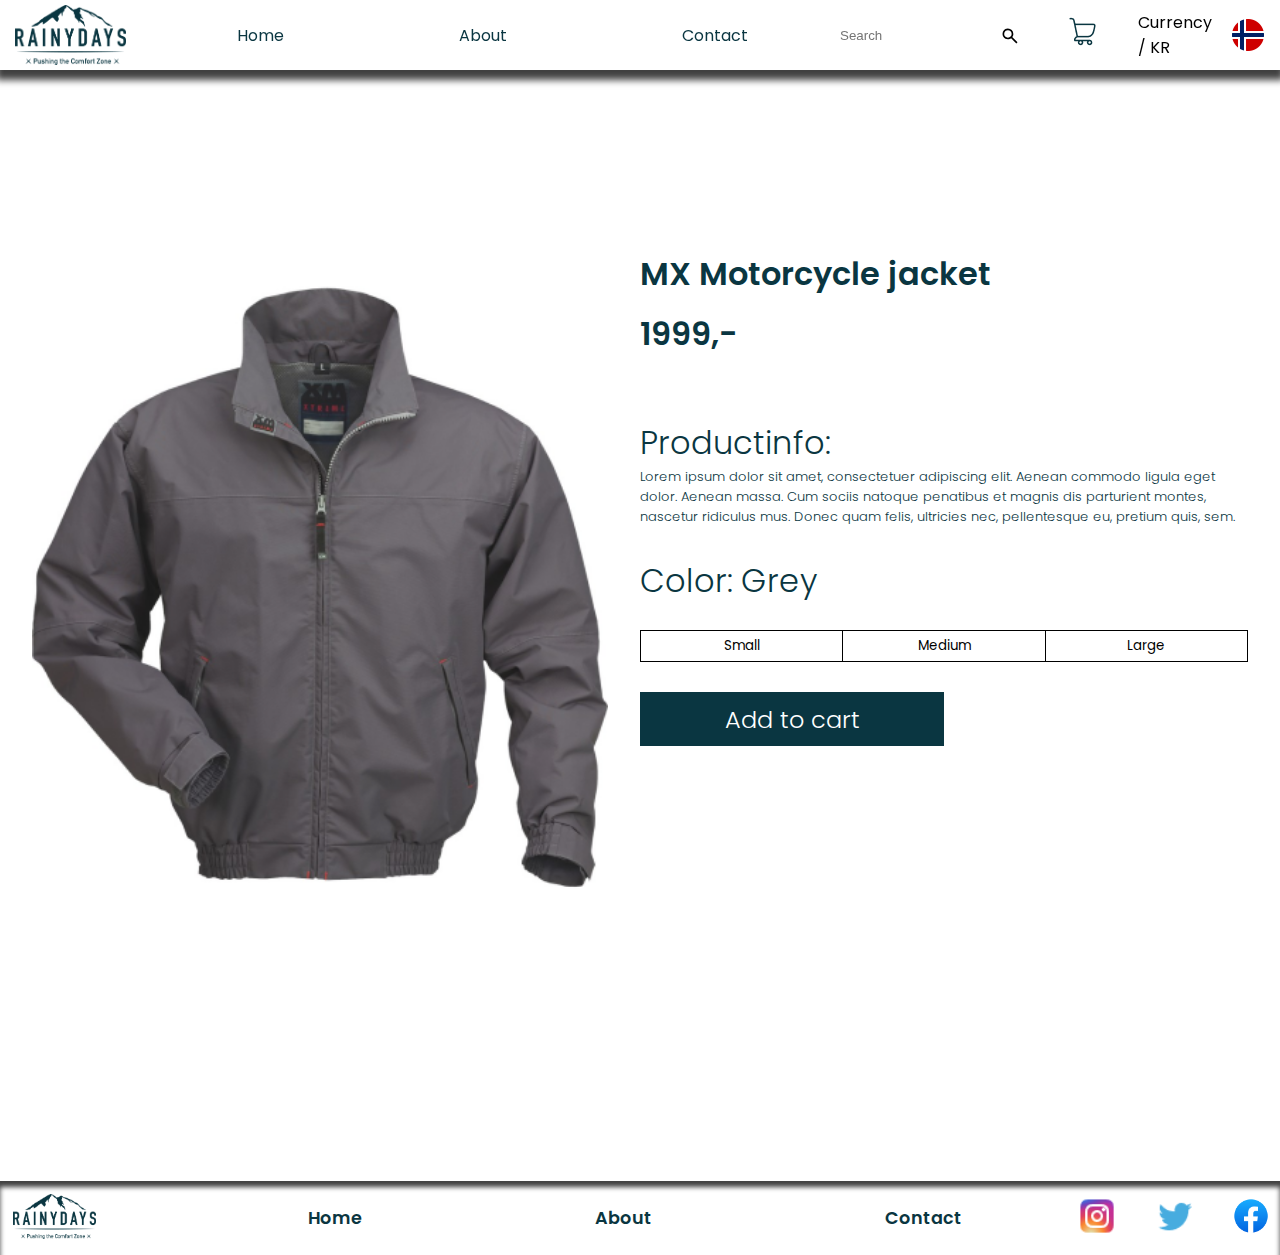
<file: productsite2.html>
<!DOCTYPE html>
<html lang="en">

<head>
    <link rel="stylesheet"
        href="https://fonts.googleapis.com/css2?family=Material+Symbols+Outlined:opsz,wght,FILL,GRAD@24,400,0,0" />
    <link rel="preconnect" href="https://fonts.googleapis.com">
    <link rel="preconnect" href="https://fonts.gstatic.com" crossorigin>
    <link
        href="https://fonts.googleapis.com/css2?family=Poppins:ital,wght@0,100;0,200;0,300;0,400;0,500;0,600;0,700;0,800;0,900;1,100;1,200;1,300;1,400;1,500;1,600;1,700;1,800;1,900&display=swap"
        rel="stylesheet">
    <meta charset="UTF-8">
    <meta name="viewport" content="width=device-width, initial-scale=1.0">
    <title>Scott Motorcycle jacket</title>
    <link rel="stylesheet" href="styles/productsite1.css">
</head>

<body>

    <body>
        <header class="header">
            <a href="headerpage.html">
                <div class="header-left">
                    <img class="Header-logo" src="Pictures/RainyDays_Logo.png">
                </div>
            </a>

        
            <div class="hamburger-icon" onclick="toggleMenu()">
                <span class="material-symbols-outlined">menu</span>
            </div>

       
            <div class="hamburger-menu" id="mobileMenu">
                <nav class="header-mid-buttons">
                    <a class="hamburger-home" href="headerpage.html">Home</a>
                    <a class="hamburger-about" href="about.html">About</a>
                    <a class="hamburger-contact" href="Contact.html">Contact</a>
                </nav>
            </div>
            <div class="header-right">
                <input class="search-bar" type="text" placeholder="Search">
                <div class="search-button"><img class="search-icon" src="Pictures/search-icon.svg"></div>
                <div class="cart"><img class="cart-symbol" src="Pictures/shopping-cart-01.png"></div>
                <div class="currency">Currency / KR</div>
                <img class="norge-flagg" src="Pictures/Flag2.png">
            </div>
        </header>

        <main>
            <div class="grid">
                <div class="jacket-container">
                    <img class="jacket-pic" src="Pictures/motojackets/motojacket2.png">
                </div>
                <div class="text-container">
                    <h1 class="header-text">MX Motorcycle jacket</h1>
                    <h1 class="price">1999,-</h1>
                    <h1 class="subtext-header">Productinfo:</h1>
                    <h2 class="subtext">Lorem ipsum dolor sit amet, consectetuer adipiscing elit. Aenean commodo ligula
                        eget
                        dolor.
                        Aenean massa. Cum sociis natoque penatibus et magnis dis parturient montes,
                        nascetur ridiculus mus. Donec quam felis, ultricies nec, pellentesque eu, pretium quis, sem.
                    </h2>
                    <h1 class="jacket-color">Color: Grey</h1>

                    <div class="button-container">
                        <button class="button small">Small</button>
                        <button class="button medium">Medium</button>
                        <button class="button large">Large</button>
                    </div>

                    <a class="checkout-container" href="checkout-page.html">
                        <div class="checkout-box">
                            <h2 class="add-to-cart-text">Add to cart</h2>
                        </div>
                    </a>
                </div>
            </div>
        </main>

        <footer class="footer">
            <div class="footer-left">
                <img class="footer-logo" src="Pictures/RainyDays_Logo.png">
            </div>

            <div class="footer-middle">
                <a class="footer-home" href="headerpage.html">Home</a>
                <a class="footer-about" href="about.html">About</a>
                <a class="footer-contact" href="Contact.html">Contact</a>
            </div>


            <div class="footer-right">
                <div class="instagram">
                    <img class="instagram-pic" src="Pictures/Social media/instagram.png">
                </div>
                <div class="twitter">
                    <img class="twitter-pic" src="Pictures/Social media/twitter.png">
                </div>
                <div class="facebook">
                    <img class="facebook-pic" src="Pictures/Social media/Facebook.png">
                </div>
            </div>

        </footer>

        <script>
            function toggleMenu() {
                const menu = document.getElementById('mobileMenu');
                menu.classList.toggle('show');
            }
        </script>
    </body>

</html>
</file>
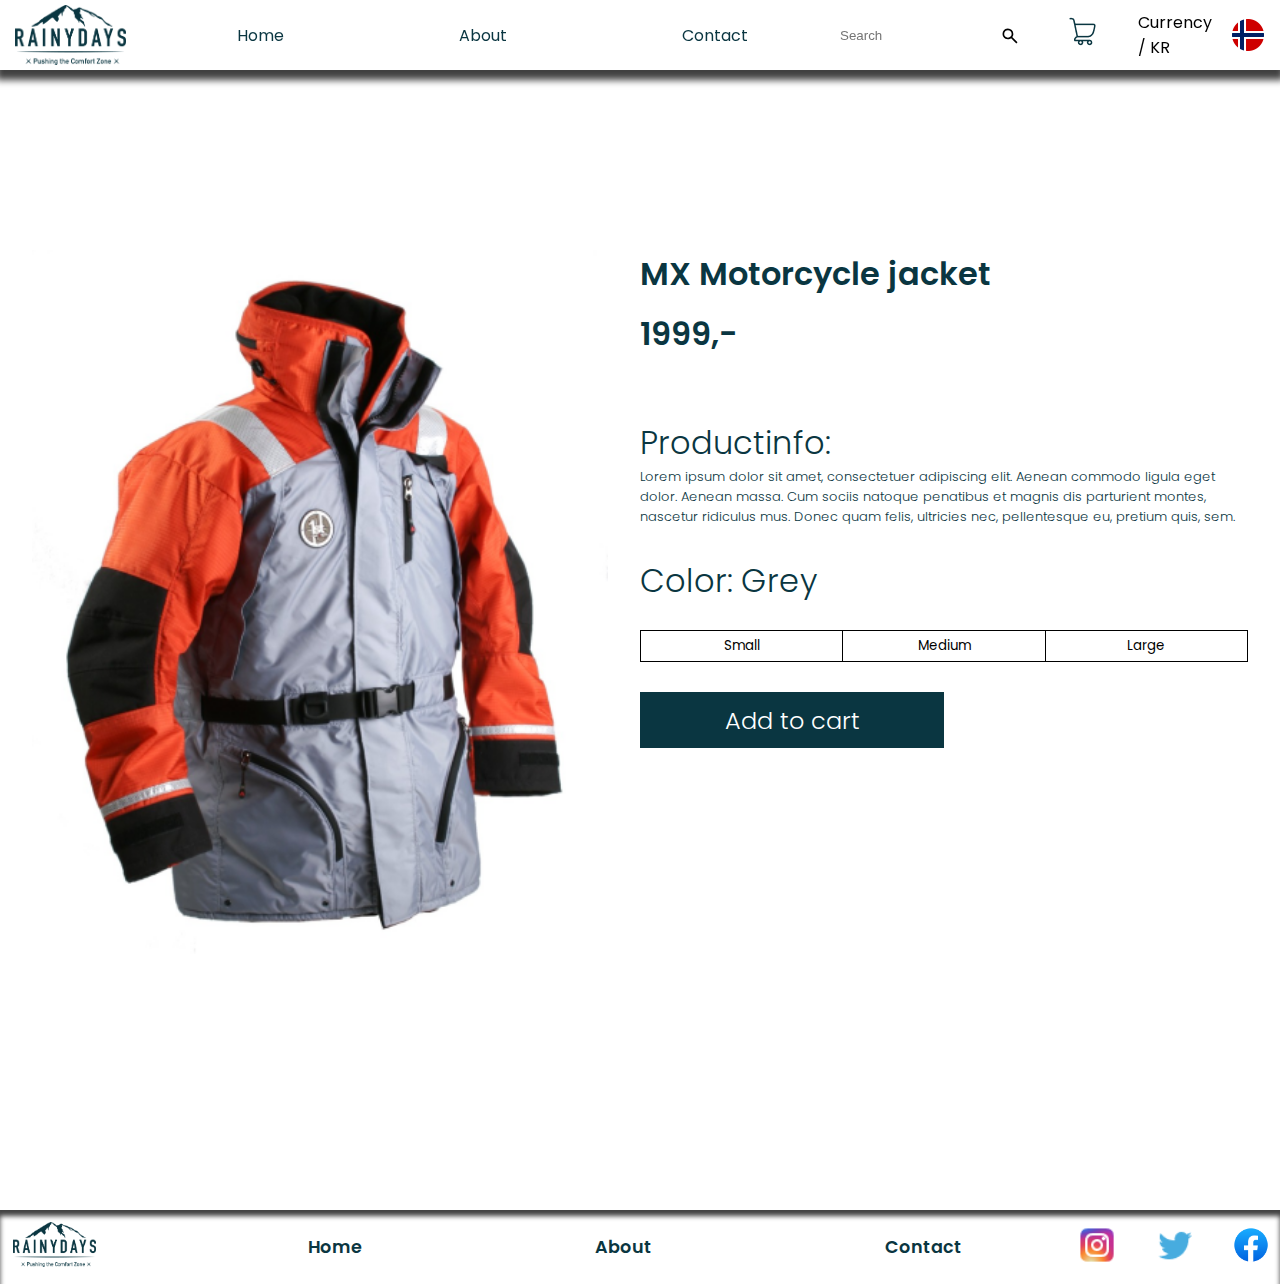
<file: productsite3.html>
<!DOCTYPE html>
<html lang="en">

<head>
    <link rel="stylesheet"
        href="https://fonts.googleapis.com/css2?family=Material+Symbols+Outlined:opsz,wght,FILL,GRAD@24,400,0,0" />
    <link rel="preconnect" href="https://fonts.googleapis.com">
    <link rel="preconnect" href="https://fonts.gstatic.com" crossorigin>
    <link
        href="https://fonts.googleapis.com/css2?family=Poppins:ital,wght@0,100;0,200;0,300;0,400;0,500;0,600;0,700;0,800;0,900;1,100;1,200;1,300;1,400;1,500;1,600;1,700;1,800;1,900&display=swap"
        rel="stylesheet">
    <meta charset="UTF-8">
    <meta name="viewport" content="width=device-width, initial-scale=1.0">
    <title>Scott Motorcycle jacket</title>
    <link rel="stylesheet" href="styles/productsite1.css">
</head>

<body>

    <body>
        <header class="header">
            <a href="headerpage.html">
                <div class="header-left">
                    <img class="Header-logo" src="Pictures/RainyDays_Logo.png">
                </div>
            </a>

        
            <div class="hamburger-icon" onclick="toggleMenu()">
                <span class="material-symbols-outlined">menu</span>
            </div>

            
            <div class="hamburger-menu" id="mobileMenu">
                <nav class="header-mid-buttons">
                    <a class="hamburger-home" href="headerpage.html">Home</a>
                    <a class="hamburger-about" href="about.html">About</a>
                    <a class="hamburger-contact" href="Contact.html">Contact</a>
                </nav>
            </div>
            <div class="header-right">
                <input class="search-bar" type="text" placeholder="Search">
                <div class="search-button"><img class="search-icon" src="Pictures/search-icon.svg"></div>
                <div class="cart"><img class="cart-symbol" src="Pictures/shopping-cart-01.png"></div>
                <div class="currency">Currency / KR</div>
                <img class="norge-flagg" src="Pictures/Flag2.png">
            </div>
        </header>

        <main>
            <div class="grid">
                <div class="jacket-container">
                    <img class="jacket-pic" src="Pictures/motojackets/motojacket3.png">
                </div>
                <div class="text-container">
                    <h1 class="header-text">MX Motorcycle jacket</h1>
                    <h1 class="price">1999,-</h1>
                    <h1 class="subtext-header">Productinfo:</h1>
                    <h2 class="subtext">Lorem ipsum dolor sit amet, consectetuer adipiscing elit. Aenean commodo ligula
                        eget
                        dolor.
                        Aenean massa. Cum sociis natoque penatibus et magnis dis parturient montes,
                        nascetur ridiculus mus. Donec quam felis, ultricies nec, pellentesque eu, pretium quis, sem.
                    </h2>
                    <h1 class="jacket-color">Color: Grey</h1>

                    <div class="button-container">
                        <button class="button small">Small</button>
                        <button class="button medium">Medium</button>
                        <button class="button large">Large</button>
                    </div>

                    <a class="checkout-container" href="checkout-page.html">
                        <div class="checkout-box">
                            <h2 class="add-to-cart-text">Add to cart</h2>
                        </div>
                    </a>
                </div>
            </div>
        </main>

        <footer class="footer">
            <div class="footer-left">
                <img class="footer-logo" src="Pictures/RainyDays_Logo.png">
            </div>

            <div class="footer-middle">
                <a class="footer-home" href="headerpage.html">Home</a>
                <a class="footer-about" href="about.html">About</a>
                <a class="footer-contact" href="Contact.html">Contact</a>
            </div>


            <div class="footer-right">
                <div class="instagram">
                    <img class="instagram-pic" src="Pictures/Social media/instagram.png">
                </div>
                <div class="twitter">
                    <img class="twitter-pic" src="Pictures/Social media/twitter.png">
                </div>
                <div class="facebook">
                    <img class="facebook-pic" src="Pictures/Social media/Facebook.png">
                </div>
            </div>

        </footer>

        <script>
            function toggleMenu() {
                const menu = document.getElementById('mobileMenu');
                menu.classList.toggle('show');
            }
        </script>
    </body>

</html>
</file>
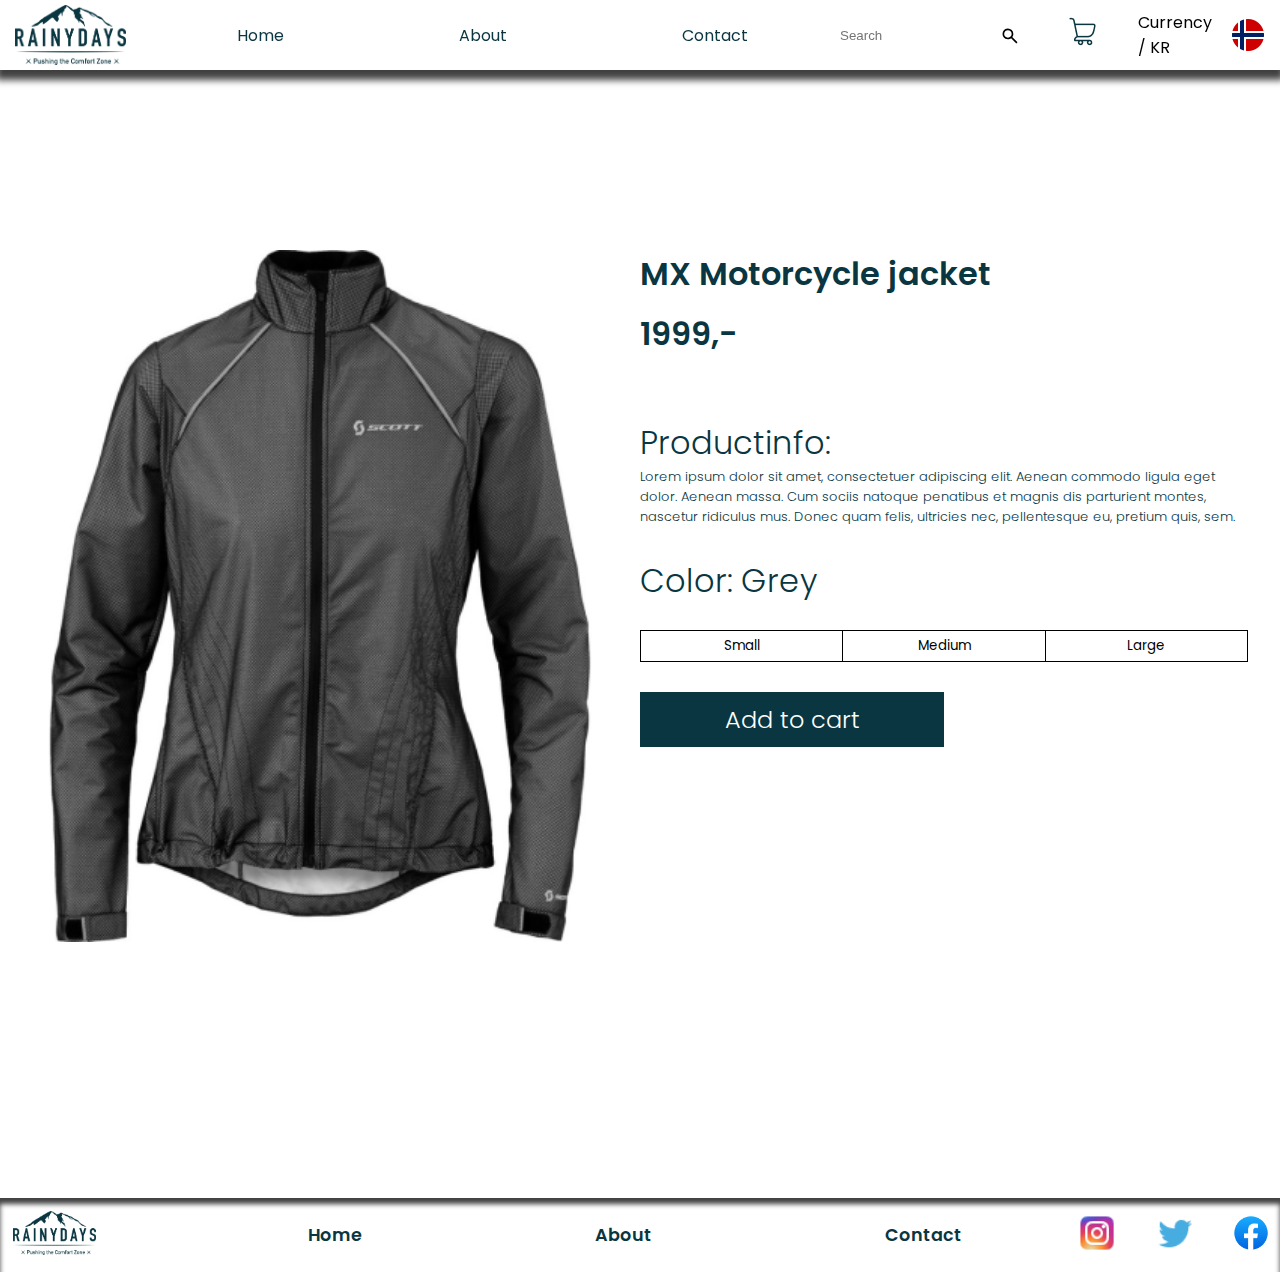
<file: productsite4.html>
<!DOCTYPE html>
<html lang="en">

<head>
    <link rel="stylesheet"
        href="https://fonts.googleapis.com/css2?family=Material+Symbols+Outlined:opsz,wght,FILL,GRAD@24,400,0,0" />
    <link rel="preconnect" href="https://fonts.googleapis.com">
    <link rel="preconnect" href="https://fonts.gstatic.com" crossorigin>
    <link
        href="https://fonts.googleapis.com/css2?family=Poppins:ital,wght@0,100;0,200;0,300;0,400;0,500;0,600;0,700;0,800;0,900;1,100;1,200;1,300;1,400;1,500;1,600;1,700;1,800;1,900&display=swap"
        rel="stylesheet">
    <meta charset="UTF-8">
    <meta name="viewport" content="width=device-width, initial-scale=1.0">
    <title>Scott Motorcycle jacket</title>
    <link rel="stylesheet" href="styles/productsite1.css">
</head>

<body>

    <body>
        <header class="header">
            <a href="headerpage.html">
                <div class="header-left">
                    <img class="Header-logo" src="Pictures/RainyDays_Logo.png">
                </div>
            </a>

        
            <div class="hamburger-icon" onclick="toggleMenu()">
                <span class="material-symbols-outlined">menu</span>
            </div>

           
            <div class="hamburger-menu" id="mobileMenu">
                <nav class="header-mid-buttons">
                    <a class="hamburger-home" href="headerpage.html">Home</a>
                    <a class="hamburger-about" href="about.html">About</a>
                    <a class="hamburger-contact" href="Contact.html">Contact</a>
                </nav>
            </div>
            <div class="header-right">
                <input class="search-bar" type="text" placeholder="Search">
                <div class="search-button"><img class="search-icon" src="Pictures/search-icon.svg"></div>
                <div class="cart"><img class="cart-symbol" src="Pictures/shopping-cart-01.png"></div>
                <div class="currency">Currency / KR</div>
                <img class="norge-flagg" src="Pictures/Flag2.png">
            </div>
        </header>

        <main>
            <div class="grid">
                <div class="jacket-container">
                    <img class="jacket-pic" src="Pictures/motojackets/motojacket4.png">
                </div>
                <div class="text-container">
                    <h1 class="header-text">MX Motorcycle jacket</h1>
                    <h1 class="price">1999,-</h1>
                    <h1 class="subtext-header">Productinfo:</h1>
                    <h2 class="subtext">Lorem ipsum dolor sit amet, consectetuer adipiscing elit. Aenean commodo ligula
                        eget
                        dolor.
                        Aenean massa. Cum sociis natoque penatibus et magnis dis parturient montes,
                        nascetur ridiculus mus. Donec quam felis, ultricies nec, pellentesque eu, pretium quis, sem.
                    </h2>
                    <h1 class="jacket-color">Color: Grey</h1>

                    <div class="button-container">
                        <button class="button small">Small</button>
                        <button class="button medium">Medium</button>
                        <button class="button large">Large</button>
                    </div>

                    <a class="checkout-container" href="checkout-page.html">
                        <div class="checkout-box">
                            <h2 class="add-to-cart-text">Add to cart</h2>
                        </div>
                    </a>
                </div>
            </div>
        </main>

        <footer class="footer">
            <div class="footer-left">
                <img class="footer-logo" src="Pictures/RainyDays_Logo.png">
            </div>

            <div class="footer-middle">
                <a class="footer-home" href="headerpage.html">Home</a>
                <a class="footer-about" href="about.html">About</a>
                <a class="footer-contact" href="Contact.html">Contact</a>
            </div>


            <div class="footer-right">
                <div class="instagram">
                    <img class="instagram-pic" src="Pictures/Social media/instagram.png">
                </div>
                <div class="twitter">
                    <img class="twitter-pic" src="Pictures/Social media/twitter.png">
                </div>
                <div class="facebook">
                    <img class="facebook-pic" src="Pictures/Social media/Facebook.png">
                </div>
            </div>

        </footer>

        <script>
            function toggleMenu() {
                const menu = document.getElementById('mobileMenu');
                menu.classList.toggle('show');
            }
        </script>
    </body>

</html>
</file>
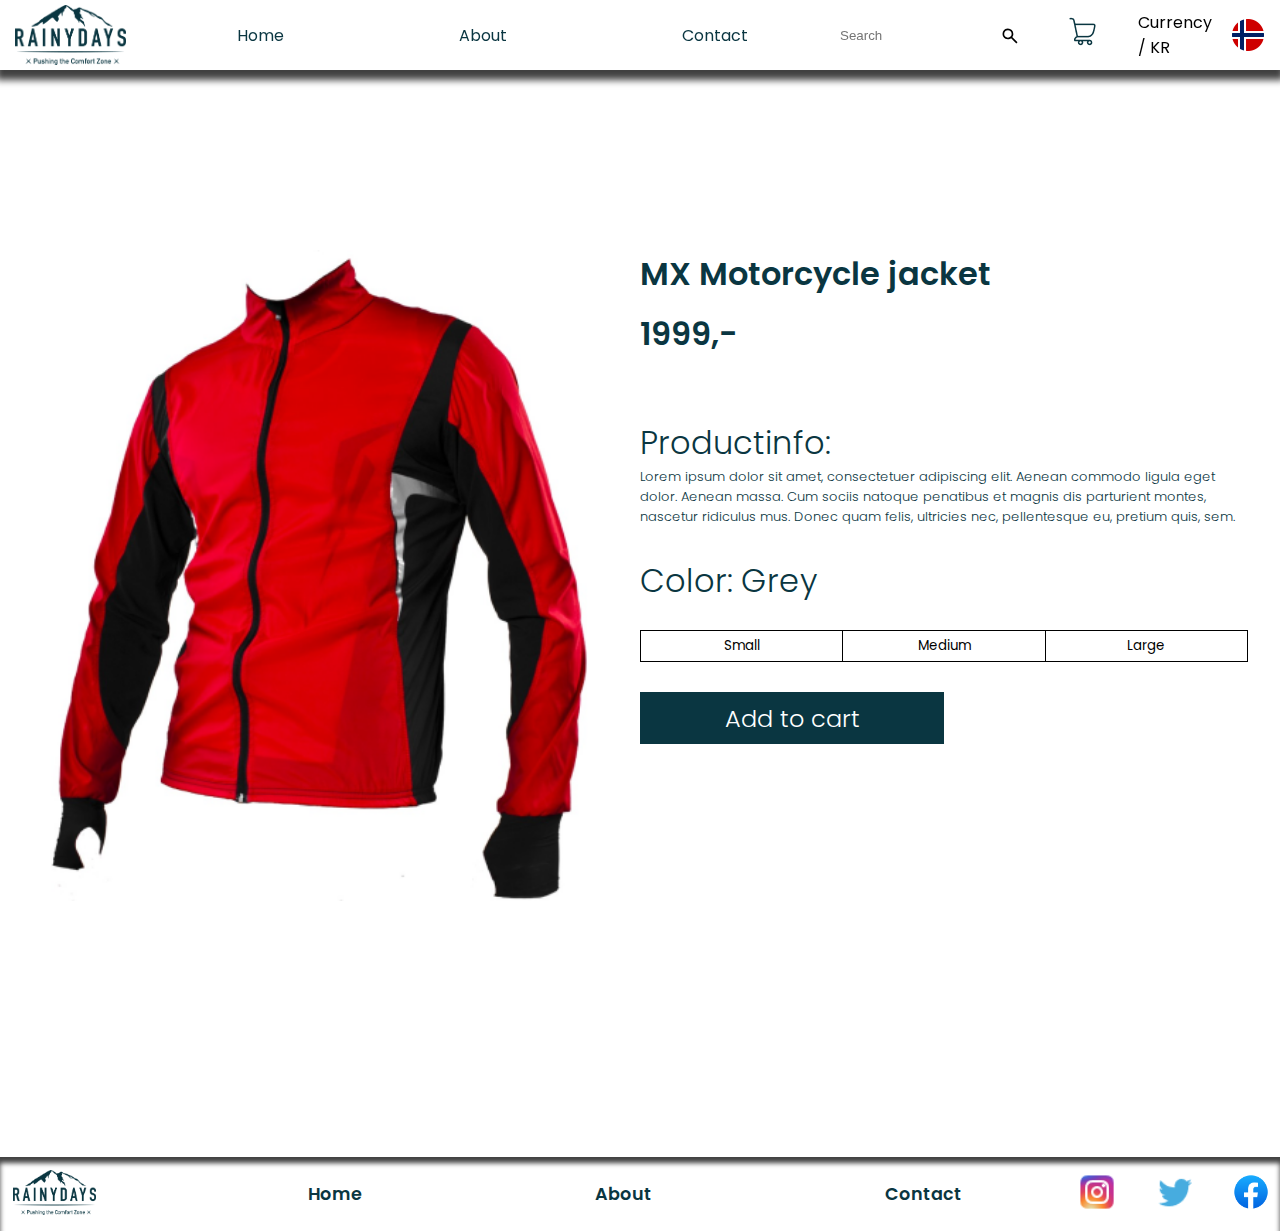
<file: productsite5.html>
<!DOCTYPE html>
<html lang="en">

<head>
    <link rel="stylesheet"
        href="https://fonts.googleapis.com/css2?family=Material+Symbols+Outlined:opsz,wght,FILL,GRAD@24,400,0,0" />
    <link rel="preconnect" href="https://fonts.googleapis.com">
    <link rel="preconnect" href="https://fonts.gstatic.com" crossorigin>
    <link
        href="https://fonts.googleapis.com/css2?family=Poppins:ital,wght@0,100;0,200;0,300;0,400;0,500;0,600;0,700;0,800;0,900;1,100;1,200;1,300;1,400;1,500;1,600;1,700;1,800;1,900&display=swap"
        rel="stylesheet">
    <meta charset="UTF-8">
    <meta name="viewport" content="width=device-width, initial-scale=1.0">
    <title>Scott Motorcycle jacket</title>
    <link rel="stylesheet" href="styles/productsite1.css">
</head>

<body>

    <body>
        <header class="header">
            <a href="headerpage.html">
                <div class="header-left">
                    <img class="Header-logo" src="Pictures/RainyDays_Logo.png">
                </div>
            </a>

         
            <div class="hamburger-icon" onclick="toggleMenu()">
                <span class="material-symbols-outlined">menu</span>
            </div>

           
            <div class="hamburger-menu" id="mobileMenu">
                <nav class="header-mid-buttons">
                    <a class="hamburger-home" href="headerpage.html">Home</a>
                    <a class="hamburger-about" href="about.html">About</a>
                    <a class="hamburger-contact" href="Contact.html">Contact</a>
                </nav>
            </div>
            <div class="header-right">
                <input class="search-bar" type="text" placeholder="Search">
                <div class="search-button"><img class="search-icon" src="Pictures/search-icon.svg"></div>
                <div class="cart"><img class="cart-symbol" src="Pictures/shopping-cart-01.png"></div>
                <div class="currency">Currency / KR</div>
                <img class="norge-flagg" src="Pictures/Flag2.png">
            </div>
        </header>

        <main>
            <div class="grid">
                <div class="jacket-container">
                    <img class="jacket-pic" src="Pictures/motojackets/motojacket7.png">
                </div>
                <div class="text-container">
                    <h1 class="header-text">MX Motorcycle jacket</h1>
                    <h1 class="price">1999,-</h1>
                    <h1 class="subtext-header">Productinfo:</h1>
                    <h2 class="subtext">Lorem ipsum dolor sit amet, consectetuer adipiscing elit. Aenean commodo ligula
                        eget
                        dolor.
                        Aenean massa. Cum sociis natoque penatibus et magnis dis parturient montes,
                        nascetur ridiculus mus. Donec quam felis, ultricies nec, pellentesque eu, pretium quis, sem.
                    </h2>
                    <h1 class="jacket-color">Color: Grey</h1>

                    <div class="button-container">
                        <button class="button small">Small</button>
                        <button class="button medium">Medium</button>
                        <button class="button large">Large</button>
                    </div>

                    <a class="checkout-container" href="checkout-page.html">
                        <div class="checkout-box">
                            <h2 class="add-to-cart-text">Add to cart</h2>
                        </div>
                    </a>
                </div>
            </div>
        </main>

        <footer class="footer">
            <div class="footer-left">
                <img class="footer-logo" src="Pictures/RainyDays_Logo.png">
            </div>

            <div class="footer-middle">
                <a class="footer-home" href="headerpage.html">Home</a>
                <a class="footer-about" href="about.html">About</a>
                <a class="footer-contact" href="Contact.html">Contact</a>
            </div>


            <div class="footer-right">
                <div class="instagram">
                    <img class="instagram-pic" src="Pictures/Social media/instagram.png">
                </div>
                <div class="twitter">
                    <img class="twitter-pic" src="Pictures/Social media/twitter.png">
                </div>
                <div class="facebook">
                    <img class="facebook-pic" src="Pictures/Social media/Facebook.png">
                </div>
            </div>

        </footer>

        <script>
            function toggleMenu() {
                const menu = document.getElementById('mobileMenu');
                menu.classList.toggle('show');
            }
        </script>
    </body>

</html>
</file>
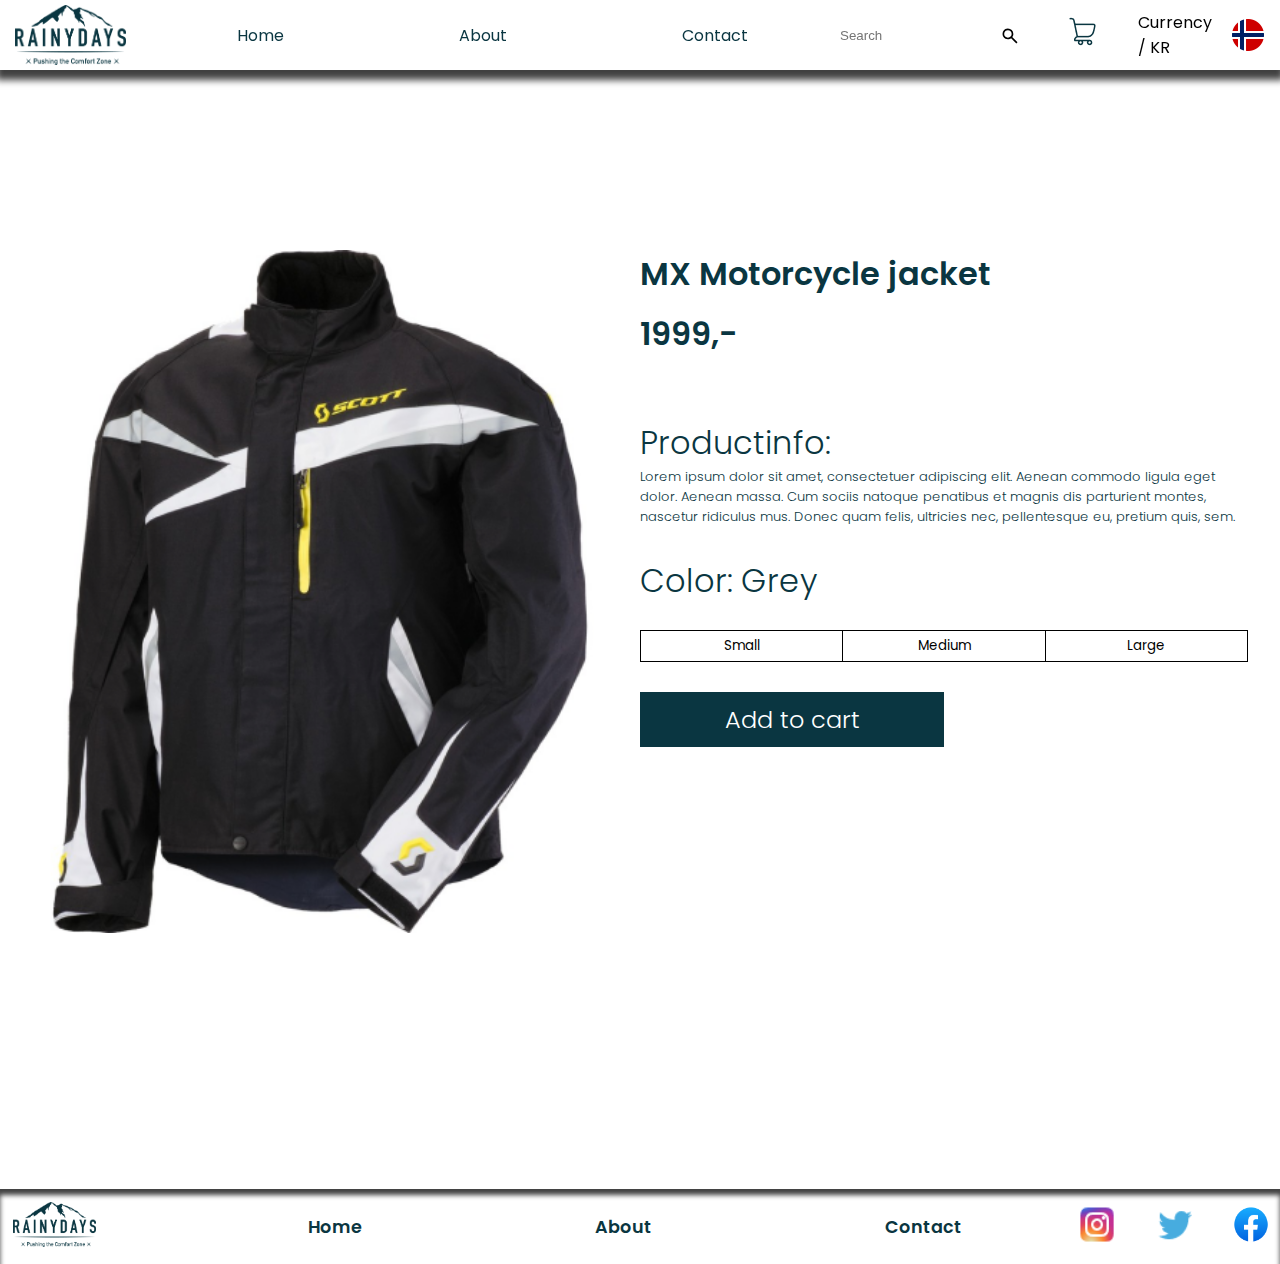
<file: productsite6.html>
<!DOCTYPE html>
<html lang="en">

<head>
    <link rel="stylesheet"
        href="https://fonts.googleapis.com/css2?family=Material+Symbols+Outlined:opsz,wght,FILL,GRAD@24,400,0,0" />
    <link rel="preconnect" href="https://fonts.googleapis.com">
    <link rel="preconnect" href="https://fonts.gstatic.com" crossorigin>
    <link
        href="https://fonts.googleapis.com/css2?family=Poppins:ital,wght@0,100;0,200;0,300;0,400;0,500;0,600;0,700;0,800;0,900;1,100;1,200;1,300;1,400;1,500;1,600;1,700;1,800;1,900&display=swap"
        rel="stylesheet">
    <meta charset="UTF-8">
    <meta name="viewport" content="width=device-width, initial-scale=1.0">
    <title>Scott Motorcycle jacket</title>
    <link rel="stylesheet" href="styles/productsite1.css">
</head>

<body>

    <body>
        <header class="header">
            <a href="headerpage.html">
                <div class="header-left">
                    <img class="Header-logo" src="Pictures/RainyDays_Logo.png">
                </div>
            </a>

         
            <div class="hamburger-icon" onclick="toggleMenu()">
                <span class="material-symbols-outlined">menu</span>
            </div>

           
            <div class="hamburger-menu" id="mobileMenu">
                <nav class="header-mid-buttons">
                    <a class="hamburger-home" href="headerpage.html">Home</a>
                    <a class="hamburger-about" href="about.html">About</a>
                    <a class="hamburger-contact" href="Contact.html">Contact</a>
                </nav>
            </div>
            <div class="header-right">
                <input class="search-bar" type="text" placeholder="Search">
                <div class="search-button"><img class="search-icon" src="Pictures/search-icon.svg"></div>
                <div class="cart"><img class="cart-symbol" src="Pictures/shopping-cart-01.png"></div>
                <div class="currency">Currency / KR</div>
                <img class="norge-flagg" src="Pictures/Flag2.png">
            </div>
        </header>

        <main>
            <div class="grid">
                <div class="jacket-container">
                    <img class="jacket-pic" src="Pictures/motojackets/motojacket5.png">
                </div>
                <div class="text-container">
                    <h1 class="header-text">MX Motorcycle jacket</h1>
                    <h1 class="price">1999,-</h1>
                    <h1 class="subtext-header">Productinfo:</h1>
                    <h2 class="subtext">Lorem ipsum dolor sit amet, consectetuer adipiscing elit. Aenean commodo ligula
                        eget
                        dolor.
                        Aenean massa. Cum sociis natoque penatibus et magnis dis parturient montes,
                        nascetur ridiculus mus. Donec quam felis, ultricies nec, pellentesque eu, pretium quis, sem.
                    </h2>
                    <h1 class="jacket-color">Color: Grey</h1>

                    <div class="button-container">
                        <button class="button small">Small</button>
                        <button class="button medium">Medium</button>
                        <button class="button large">Large</button>
                    </div>

                    <a class="checkout-container" href="checkout-page.html">
                        <div class="checkout-box">
                            <h2 class="add-to-cart-text">Add to cart</h2>
                        </div>
                    </a>
                </div>
            </div>
        </main>

        <footer class="footer">
            <div class="footer-left">
                <img class="footer-logo" src="Pictures/RainyDays_Logo.png">
            </div>

            <div class="footer-middle">
                <a class="footer-home" href="headerpage.html">Home</a>
                <a class="footer-about" href="about.html">About</a>
                <a class="footer-contact" href="Contact.html">Contact</a>
            </div>


            <div class="footer-right">
                <div class="instagram">
                    <img class="instagram-pic" src="Pictures/Social media/instagram.png">
                </div>
                <div class="twitter">
                    <img class="twitter-pic" src="Pictures/Social media/twitter.png">
                </div>
                <div class="facebook">
                    <img class="facebook-pic" src="Pictures/Social media/Facebook.png">
                </div>
            </div>

        </footer>

        <script>
            function toggleMenu() {
                const menu = document.getElementById('mobileMenu');
                menu.classList.toggle('show');
            }
        </script>
    </body>

</html>
</file>
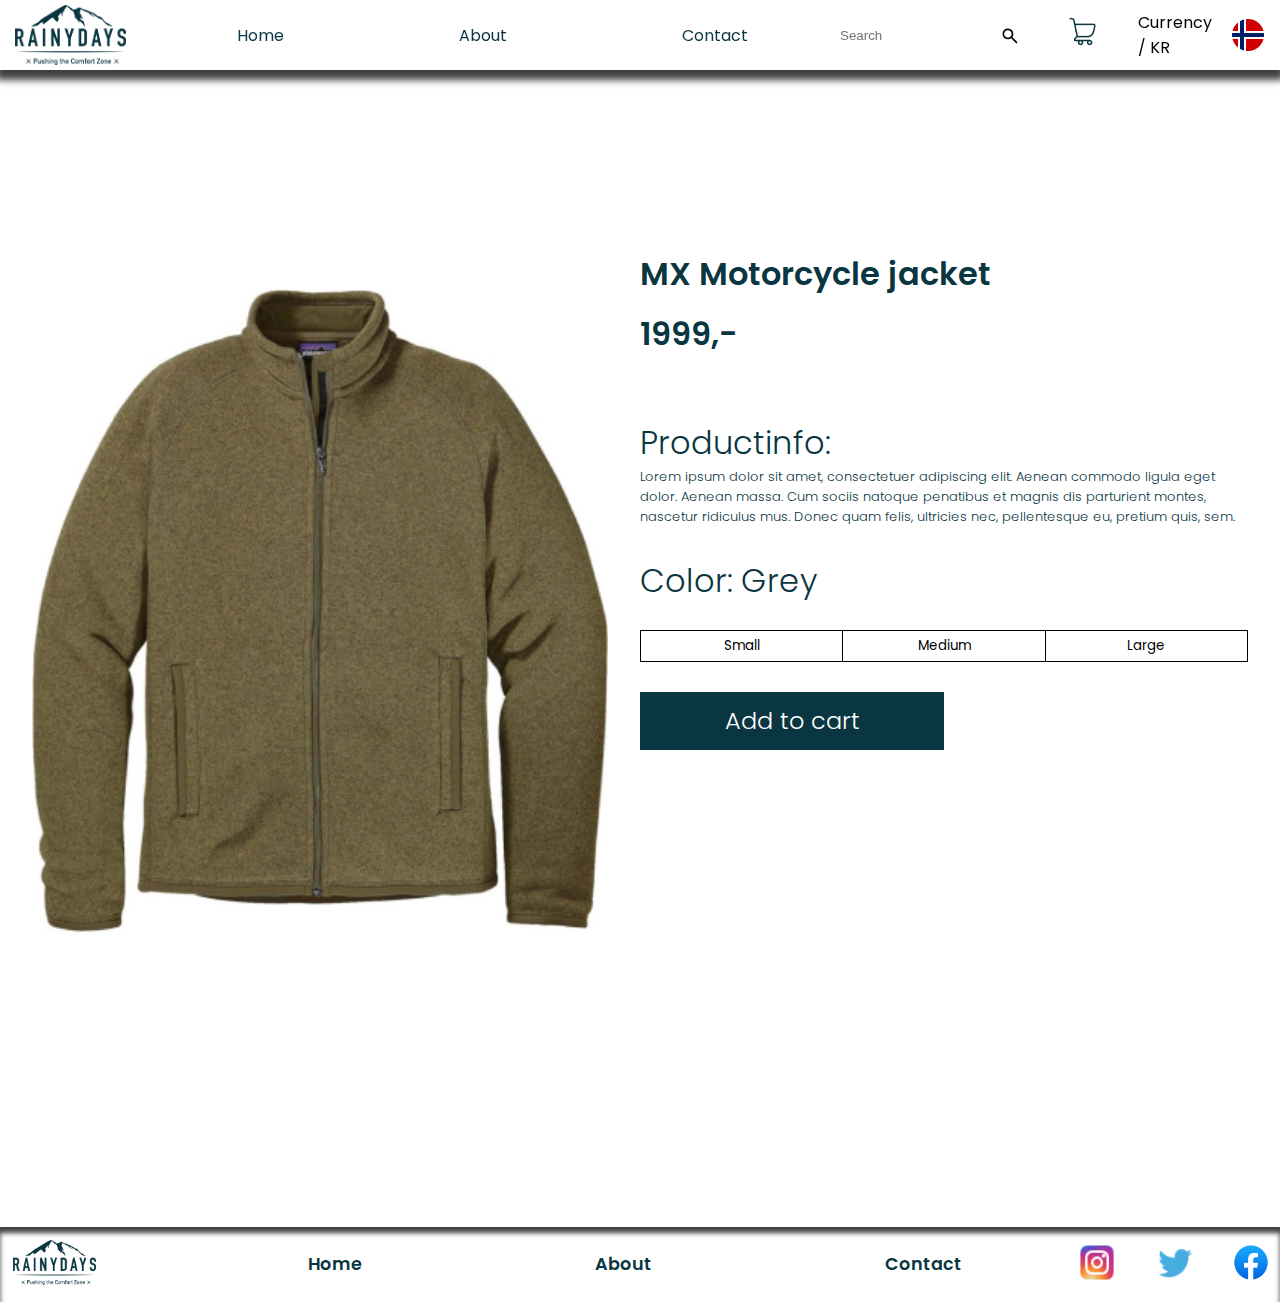
<file: productsite7.html>
<!DOCTYPE html>
<html lang="en">

<head>
    <link rel="stylesheet"
        href="https://fonts.googleapis.com/css2?family=Material+Symbols+Outlined:opsz,wght,FILL,GRAD@24,400,0,0" />
    <link rel="preconnect" href="https://fonts.googleapis.com">
    <link rel="preconnect" href="https://fonts.gstatic.com" crossorigin>
    <link
        href="https://fonts.googleapis.com/css2?family=Poppins:ital,wght@0,100;0,200;0,300;0,400;0,500;0,600;0,700;0,800;0,900;1,100;1,200;1,300;1,400;1,500;1,600;1,700;1,800;1,900&display=swap"
        rel="stylesheet">
    <meta charset="UTF-8">
    <meta name="viewport" content="width=device-width, initial-scale=1.0">
    <title>Scott Motorcycle jacket</title>
    <link rel="stylesheet" href="styles/productsite1.css">
</head>

<body>

    <body>
        <header class="header">
            <a href="headerpage.html">
                <div class="header-left">
                    <img class="Header-logo" src="Pictures/RainyDays_Logo.png">
                </div>
            </a>

            <!-- Hamburger button -->
            <div class="hamburger-icon" onclick="toggleMenu()">
                <span class="material-symbols-outlined">menu</span>
            </div>

           
            <div class="hamburger-menu" id="mobileMenu">
                <nav class="header-mid-buttons">
                    <a class="hamburger-home" href="headerpage.html">Home</a>
                    <a class="hamburger-about" href="about.html">About</a>
                    <a class="hamburger-contact" href="Contact.html">Contact</a>
                </nav>
            </div>
            <div class="header-right">
                <input class="search-bar" type="text" placeholder="Search">
                <div class="search-button"><img class="search-icon" src="Pictures/search-icon.svg"></div>
                <div class="cart"><img class="cart-symbol" src="Pictures/shopping-cart-01.png"></div>
                <div class="currency">Currency / KR</div>
                <img class="norge-flagg" src="Pictures/Flag2.png">
            </div>
        </header>

        <main>
            <div class="grid">
                <div class="jacket-container">
                    <img class="jacket-pic" src="Pictures/motojackets/motojacket6.png">
                </div>
                <div class="text-container">
                    <h1 class="header-text">MX Motorcycle jacket</h1>
                    <h1 class="price">1999,-</h1>
                    <h1 class="subtext-header">Productinfo:</h1>
                    <h2 class="subtext">Lorem ipsum dolor sit amet, consectetuer adipiscing elit. Aenean commodo ligula
                        eget
                        dolor.
                        Aenean massa. Cum sociis natoque penatibus et magnis dis parturient montes,
                        nascetur ridiculus mus. Donec quam felis, ultricies nec, pellentesque eu, pretium quis, sem.
                    </h2>
                    <h1 class="jacket-color">Color: Grey</h1>

                    <div class="button-container">
                        <button class="button small">Small</button>
                        <button class="button medium">Medium</button>
                        <button class="button large">Large</button>
                    </div>

                    <a class="checkout-container" href="checkout-page.html">
                        <div class="checkout-box">
                            <h2 class="add-to-cart-text">Add to cart</h2>
                        </div>
                    </a>
                </div>
            </div>
        </main>

        <footer class="footer">
            <div class="footer-left">
                <img class="footer-logo" src="Pictures/RainyDays_Logo.png">
            </div>

            <div class="footer-middle">
                <a class="footer-home" href="headerpage.html">Home</a>
                <a class="footer-about" href="about.html">About</a>
                <a class="footer-contact" href="Contact.html">Contact</a>
            </div>


            <div class="footer-right">
                <div class="instagram">
                    <img class="instagram-pic" src="Pictures/Social media/instagram.png">
                </div>
                <div class="twitter">
                    <img class="twitter-pic" src="Pictures/Social media/twitter.png">
                </div>
                <div class="facebook">
                    <img class="facebook-pic" src="Pictures/Social media/Facebook.png">
                </div>
            </div>

        </footer>

        <script>
            function toggleMenu() {
                const menu = document.getElementById('mobileMenu');
                menu.classList.toggle('show');
            }
        </script>
    </body>

</html>
</file>
<file: styles/about.css>
* {
  box-sizing: border-box;
  margin: 0;
  padding: 0;
}

main {
  padding-top: 100px;
  font-family: "Poppins", sans-serif;
  color: rgba(10, 54, 65, 1);
}

body {
  font-family: "Poppins", sans-serif;
  color: rgba(10, 54, 65, 1);
}

.header {
  display: flex;
  flex-direction: row;
  height: 70px;
  align-items: center;
  background-color: rgba(255, 255, 255, 0.8);
  z-index: 100;
  box-shadow: 0px 6px 7px 4px rgba(0, 0, 0, 0.75);
  font-family: "Poppins", sans-serif;
  font-weight: 400;
  font-style: normal;
  position: fixed;
  width: 100%;
}

.header-left {
  display: flex;
  width: 150px;
}

.Header-logo {
  height: 60px;
  margin-left: 15px;
  cursor: pointer;
}

@media only screen and (max-width: 800px) {
  .Header-logo {
    height: 40px;
  }
}

.header-mid-buttons {
  display: flex;
  flex: 1;
  justify-content: space-around;
}

.hamburger-menu {
  display: flex;
  width: 100%;
}

@media only screen and (max-width: 799px) {
  .hamburger-menu {
    display: none;
  }
}

.home-button,
.about-button,
.contact-button {
  display: flex;
  align-items: center;
  cursor: pointer;
}

.hamburger-home,
.hamburger-about,
.hamburger-contact {
  text-decoration: none;
  color: rgba(10, 54, 65, 1);
}

.header-right {
  display: flex;
  flex-direction: row;
  align-items: center;
  margin-right: 1rem;
}

@media only screen and (max-width: 800px) {
  .header-right {
    display: none;
  }
}

.search-bar {
  border: none;
  border-radius: 20px;
  height: 20px;
  padding: 10px 10px 10px 5px;
}

.search-button {
  display: flex;
  position: relative;
  border: none;
  border-radius: 30px;
}

.search-icon {
  width: 20px;
  position: absolute;
  right: 7px;
  top: -9px;
  cursor: pointer;
}

.cart {
  padding-left: 40px;
  padding-right: 40px;
}

.currency {
  padding-right: 20px;
  margin: auto;
}

.norge-flagg {
  width: 2rem;
  height: 2rem;
}

.header-text {
  text-align: center;
}

.info-container {
  display: grid;
  grid-template-columns: 1fr 1fr;
  justify-items: center;
  margin-top: 100px;
}

@media only screen and (max-width: 1000px) {
  .info-container {
    grid-template-columns: 1fr;
    grid-template-rows: 1fr 1fr;
  }

  .picture-container {
    width: 100%;
    text-align: center;
  }

  .about-text-container {
    margin-top: 0%;
  }

  .forest-pic {
    width: 50%;
  }
}

@media only screen and (max-width: 545px) {
  .info-container {
    grid-template-columns: 1fr;
    grid-template-rows: 1fr;
  }
}

.about-text-container {
  width: 90%;
  margin-right: 0%;
}

.text {
  font-size: 100%;
  font-weight: 300;
  text-align: center;
}

.footer {
  display: flex;
  margin-top: 8%;
  border: none;
  flex-direction: row;
  justify-content: space-between;
  align-items: center;
  background-color: white;
  box-shadow: inset 0px 6px 5px 0px rgba(0, 0, 0, 0.75);
}

.footer-left {
  padding: 1%;
  max-width: 15%;
}

.footer-logo {
  width: 50%;
  cursor: pointer;
}

.footer-middle {
  display: flex;
  flex: 1;
  justify-content: space-around;
  font-family: "Poppins", sans-serif;
  font-weight: 550;
  font-style: normal;
  font-size: 110%;
  color: rgba(10, 54, 65, 1);
}

@media only screen and (max-width: 950px) {
  .footer-middle {
    font-size: 60%;
    justify-content: space-between;
    margin-right: 20%;
  }
}

@media only screen and (max-width: 400px) {
  .footer-middle {
    font-size: 40%;
    justify-content: space-between;
  }
}

.footer-home,
.footer-about,
.footer-contact {
  color: rgba(10, 54, 65, 1);
  text-decoration: none;
  cursor: pointer;
}

.footer-right {
  display: flex;
  justify-content: space-between;
  align-items: center;
  color: rgba(10, 54, 65, 1);
  margin-right: 10px;
}

@media only screen and (max-width: 700px) {
  .footer-right {
    justify-content: right;
    flex-grow: 0;
    flex-shrink: 1;
    flex-basis: 40%;
  }
}

@media only screen and (max-width: 400px) {
  .footer-right {
    justify-content: right;
  }
}

.facebook,
.twitter,
.instagram {
  width: 20%;
}

@media only screen and (max-width: 950px) {
  .facebook,
  .twitter,
  .instagram {
    width: 15%;
  }
}

@media only screen and (max-width: 700px) {
  .facebook,
  .twitter,
  .instagram {
    width: 10%;
  }
}

@media only screen and (max-width: 400px) {
  .facebook,
  .twitter,
  .instagram {
    width: 8%;
  }
}

.facebook-pic,
.instagram-pic,
.twitter-pic {
  width: 100%;
  cursor: pointer;
}

.hamburger-icon {
  display: none;
  font-size: 2rem;
  cursor: pointer;
}

@media only screen and (max-width: 800px) {
  .hamburger-icon {
    display: block;
    margin-left: auto;
    padding-right: 1rem;
  }

  .hamburger-menu {
    flex-direction: column;
    position: absolute;
    top: 70px;
    width: 100%;
    background-color: rgba(255, 255, 255, 0.8);
    box-shadow: 0px 4px 6px rgba(0, 0, 0, 0.1);
    padding: 1rem 0;
  }

  .hamburger-menu.show {
    display: flex;
  }

  .header-mid-buttons {
    padding: 0.5rem 1rem;
    text-align: center;
    flex-direction: column;
  }

  .header-right {
    display: none;
  }
}
</file>
<file: styles/Checkout-page.css>
* {
  box-sizing: border-box;
  margin: 0;
  padding: 0;
}

body {
  font-family: "Poppins", sans-serif;
  color: rgba(10, 54, 65, 1);
}

.header {
  display: flex;
  flex-direction: row;
  height: 70px;
  align-items: center;
  background-color: rgba(255, 255, 255, 0.8);
  z-index: 100;
  box-shadow: 0px 6px 7px 4px rgba(0, 0, 0, 0.75);
  font-family: "Poppins", sans-serif;
  font-weight: 400;
  font-style: normal;
  position: fixed;
  width: 100%;
}

.header-left {
  display: flex;
  width: 150px;
}

.Header-logo {
  height: 60px;
  margin-left: 15px;
  cursor: pointer;
}

@media only screen and (max-width: 800px) {
  .Header-logo {
    height: 40px;
  }
}

.header-mid-buttons {
  display: flex;
  flex: 1;
  justify-content: space-around;
}

.hamburger-menu {
  display: flex;
  width: 100%;
}

@media only screen and (max-width: 799px) {
  .hamburger-menu {
    display: none;
  }
}

.home-button,
.about-button,
.contact-button {
  display: flex;
  align-items: center;
  cursor: pointer;
  text-decoration: none;
}

.hamburger-home,
.hamburger-about,
.hamburger-contact {
  text-decoration: none;
  color: rgba(10, 54, 65, 1);
  text-decoration: none;
}

.header-right {
  display: flex;
  flex-direction: row;
  align-items: center;
  margin-right: 1rem;
}

@media only screen and (max-width: 800px) {
  .header-right {
    display: none;
  }
}

.search-bar {
  border: none;
  border-radius: 20px;
  height: 20px;
  padding: 10px 10px 10px 5px;
}

.search-button {
  display: flex;
  position: relative;
  border: none;
  border-radius: 30px;
}

.search-icon {
  width: 20px;
  position: absolute;
  right: 7px;
  top: -9px;
  cursor: pointer;
}

.cart {
  padding-left: 40px;
  padding-right: 40px;
}

.currency {
  padding-right: 20px;
  margin: auto;
}

.norge-flagg {
  width: 2rem;
  height: 2rem;
}

main {
  padding-top: 100px;
}

.header-container {
  justify-items: center;
}

.header-text {
  font-size: 3rem;
  font-weight: 510;
}

.body-grid {
  display: grid;
  margin-bottom: 5%;
  grid-template-columns: 1fr 1fr;
}

@media only screen and (max-width: 850px) {
  .body-grid {
    display: grid;
    grid-template-rows: 1fr;
    grid-template-columns: none;
  }
}

.jacket-wrapper {
  display: flex;
  justify-content: center;
  align-items: center;
  width: 100%;
}

.jacket1 {
  width: 70%;
  height: auto;
}

.header-body-text {
  text-align: center;
  margin-top: 10%;
  font-size: 2rem;
  font-weight: 510;
}

@media only screen and (max-width: 850px) {
  .header-body-text {
    font-size: 1.5rem;
  }
}

.color-text {
  text-align: center;
  font-weight: 410;
  padding-top: 2%;
}

@media only screen and (max-width: 850px) {
  .color-text {
    font-size: 1rem;
  }
}

.medium-size-box {
  justify-self: center;
  width: 15%;
  height: 4%;
  justify-items: center;
  align-content: center;
  margin-top: 2%;
  border: solid;
  border-width: 1px;
  color: black;
}

.medium-text {
  font-size: 1.2rem;
  font-weight: 200;
}

.checkout1-grid {
  display: grid;
  grid-template-columns: 1fr 1fr;
}

.footer {
  display: flex;
  margin-top: 8%;
  border: none;
  flex-direction: row;
  justify-content: space-between;
  align-items: center;
  background-color: white;
  box-shadow: inset 0px 6px 5px 0px rgba(0, 0, 0, 0.75);
}

.footer-left {
  padding: 1%;
  max-width: 15%;
}

.footer-logo {
  width: 50%;
  cursor: pointer;
}

.footer-middle {
  display: flex;
  flex: 1;
  justify-content: space-around;
  font-family: "Poppins", sans-serif;
  font-weight: 550;
  font-style: normal;
  font-size: 110%;
  color: rgba(10, 54, 65, 1);
}

@media only screen and (max-width: 950px) {
  .footer-middle {
    font-size: 60%;
    justify-content: space-between;
    margin-right: 20%;
  }
}

@media only screen and (max-width: 400px) {
  .footer-middle {
    font-size: 40%;
    justify-content: space-between;
  }
}

.footer-home,
.footer-about,
.footer-contact {
  color: rgba(10, 54, 65, 1);
  cursor: pointer;
  text-decoration: none;
}

.footer-right {
  display: flex;
  justify-content: space-between;
  align-items: center;
  color: rgba(10, 54, 65, 1);
  margin-right: 10px;
}

@media only screen and (max-width: 700px) {
  .footer-right {
    justify-content: right;
    flex-grow: 0;
    flex-shrink: 1;
    flex-basis: 40%;
  }
}

@media only screen and (max-width: 400px) {
  .footer-right {
    justify-content: right;
  }
}

.facebook,
.twitter,
.instagram {
  width: 20%;
}

@media only screen and (max-width: 950px) {
  .facebook,
  .twitter,
  .instagram {
    width: 15%;
  }
}

@media only screen and (max-width: 700px) {
  .facebook,
  .twitter,
  .instagram {
    width: 10%;
  }
}

@media only screen and (max-width: 400px) {
  .facebook,
  .twitter,
  .instagram {
    width: 8%;
  }
}

.facebook-pic,
.instagram-pic,
.twitter-pic {
  width: 100%;
  cursor: pointer;
}

.hamburger-icon {
  display: none;
  font-size: 2rem;
  cursor: pointer;
}

@media only screen and (max-width: 800px) {
  .hamburger-icon {
    display: block;
    margin-left: auto;
    padding-right: 1rem;
  }

  .hamburger-menu {
    flex-direction: column;
    position: absolute;
    top: 70px;
    width: 100%;
    background-color: rgba(255, 255, 255, 0.8);
    box-shadow: 0px 4px 6px rgba(0, 0, 0, 0.1);
    padding: 1rem 0;
  }

  .hamburger-menu.show {
    display: flex;
  }

  .header-mid-buttons {
    padding: 0.5rem 1rem;
    text-align: center;
    flex-direction: column;
  }

  .header-right {
    display: none;
  }
}

.billing-box {
  display: flex;
  flex-direction: column;
  width: 40%;
  justify-self: center;
  background-color: white;
  margin-top: 7%;
  border-radius: 7px;
  color: rgba(10, 54, 65, 1);
}

@media only screen and (max-width: 850px) {
  label {
    font-size: 0.7rem;
  }
}

.billinginfo-text {
  padding: 5%;
}

@media only screen and (max-width: 850px) {
  .billinginfo-text {
    font-size: 1rem;
  }
}

.rest {
  display: flex;
  flex-direction: column;
  justify-items: center;
  margin-bottom: 3%;
}

.email-phone-container {
  gap: 10px;
  margin-top: 5%;
  margin-bottom: 5%;
}

button[type="submit"] {
  margin-top: 10%;
  padding: 5%;
  width: 100%;
  border-radius: 2%;
  border: none;
  background-color: rgba(10, 54, 65, 1);
  color: white;
  justify-content: center;
  justify-self: center;
  margin-bottom: 5%;
}

button[type="submit"]:hover {
  background: rgb(180, 180, 180);
  cursor: pointer;
}

input[type="text"] {
  height: 30px;
}

@media only screen and (max-width: 850px) {
  input[type="text"] {
    height: 20px;
  }
}
</file>
<file: styles/checkout-succes.css>
* {
  box-sizing: border-box;
  margin: 0;
  padding: 0;
}

main {
  padding-top: 100px;
  font-family: "Poppins", sans-serif;
  color: rgba(10, 54, 65, 1);
}

body {
  font-family: "Poppins", sans-serif;
  color: rgba(10, 54, 65, 1);
}

.header {
  display: flex;
  flex-direction: row;
  height: 70px;
  align-items: center;
  background-color: rgba(255, 255, 255, 0.8);
  z-index: 100;
  box-shadow: 0px 6px 7px 4px rgba(0, 0, 0, 0.75);
  font-family: "Poppins", sans-serif;
  font-weight: 400;
  font-style: normal;
  position: fixed;
  width: 100%;
}

.header-left {
  display: flex;
  width: 150px;
}

.Header-logo {
  height: 60px;
  margin-left: 15px;
  cursor: pointer;
}

@media only screen and (max-width: 800px) {
  .Header-logo {
    height: 40px;
  }
}

.header-mid-buttons {
  display: flex;
  flex: 1;
  justify-content: space-around;
}

.hamburger-menu {
  display: flex;
  width: 100%;
}

@media only screen and (max-width: 799px) {
  .hamburger-menu {
    display: none;
  }
}

.home-button,
.about-button,
.contact-button {
  display: flex;
  align-items: center;
  cursor: pointer;
}

.hamburger-home,
.hamburger-about,
.hamburger-contact {
  text-decoration: none;
  color: rgba(10, 54, 65, 1);
}

.header-right {
  display: flex;
  flex-direction: row;
  align-items: center;
  margin-right: 1rem;
}

@media only screen and (max-width: 800px) {
  .header-right {
    display: none;
  }
}

.search-bar {
  border: none;
  border-radius: 20px;
  height: 20px;
  padding: 10px 10px 10px 5px;
}

.search-button {
  display: flex;
  position: relative;
  border: none;
  border-radius: 30px;
}

.search-icon {
  width: 20px;
  position: absolute;
  right: 7px;
  top: -9px;
  cursor: pointer;
}

.cart {
  padding-left: 40px;
  padding-right: 40px;
}

.currency {
  padding-right: 20px;
  margin: auto;
}

.norge-flagg {
  width: 2rem;
  height: 2rem;
}

.category-info {
  justify-self: center;
  z-index: 5;
}

.checkout-header {
  position: absolute;
  z-index: 10;
  text-align: center;
  right: 0;
  left: 0;
  top: 180px;
  font-size: 200%;
}

@media only screen and (max-width: 350px) {
  .checkout-header {
    font-size: 130%;
  }
}

.Thanks-text {
  position: absolute;
  z-index: 10;
  text-align: center;
  right: 0;
  left: 0;
  top: 400px;
  font-size: 100%;
}

@media only screen and (max-width: 350px) {
  .Thanks-text {
    font-size: 80%;
    top: 250px;
  }
}

.button-continue {
  position: absolute;
  background-color: rgba(10, 54, 65, 1);
  padding: 1%;
  border: none;
  border-radius: 1%;
  z-index: 10;
  right: 0;
  left: 0;
  top: 800px;
  font-size: 100%;
  width: 290px;
  margin: auto;
  font-family: "Poppins", sans-serif;
  color: white;
}

@media only screen and (max-width: 350px) {
  .button-continue {
    top: 300px;
    width: 200px;
  }
}

.button-continue:hover {
  background: rgb(180, 180, 180);
  cursor: pointer;
}

.confetti-pic {
  position: relative;
  width: 100%;
}

.footer {
  display: flex;
  margin-top: 8%;
  border: none;
  flex-direction: row;
  justify-content: space-between;
  align-items: center;
  background-color: white;
  box-shadow: inset 0px 6px 5px 0px rgba(0, 0, 0, 0.75);
}

.footer-left {
  padding: 1%;
  max-width: 15%;
}

.footer-logo {
  width: 50%;
  cursor: pointer;
}

.footer-middle {
  display: flex;
  flex: 1;
  justify-content: space-around;
  font-family: "Poppins", sans-serif;
  font-weight: 550;
  font-style: normal;
  font-size: 110%;
  color: rgba(10, 54, 65, 1);
}

@media only screen and (max-width: 950px) {
  .footer-middle {
    font-size: 60%;
    justify-content: space-between;
    margin-right: 20%;
  }
}

@media only screen and (max-width: 400px) {
  .footer-middle {
    font-size: 40%;
    justify-content: space-between;
  }
}

.footer-home,
.footer-about,
.footer-contact {
  color: rgba(10, 54, 65, 1);
  text-decoration: none;
  cursor: pointer;
}

.footer-right {
  display: flex;
  justify-content: space-between;
  align-items: center;
  color: rgba(10, 54, 65, 1);
  margin-right: 10px;
}

@media only screen and (max-width: 700px) {
  .footer-right {
    justify-content: right;
    flex-grow: 0;
    flex-shrink: 1;
    flex-basis: 40%;
  }
}

@media only screen and (max-width: 400px) {
  .footer-right {
    justify-content: right;
  }
}

.facebook,
.twitter,
.instagram {
  width: 20%;
}

@media only screen and (max-width: 950px) {
  .facebook,
  .twitter,
  .instagram {
    width: 15%;
  }
}

@media only screen and (max-width: 700px) {
  .facebook,
  .twitter,
  .instagram {
    width: 10%;
  }
}

@media only screen and (max-width: 400px) {
  .facebook,
  .twitter,
  .instagram {
    width: 8%;
  }
}

.facebook-pic,
.instagram-pic,
.twitter-pic {
  width: 100%;
  cursor: pointer;
}

.hamburger-icon {
  display: none;
  font-size: 2rem;
  cursor: pointer;
}

@media only screen and (max-width: 800px) {
  .hamburger-icon {
    display: block;
    margin-left: auto;
    padding-right: 1rem;
  }

  .hamburger-menu {
    flex-direction: column;
    position: absolute;
    top: 70px;
    width: 100%;
    background-color: rgba(255, 255, 255, 0.8);
    box-shadow: 0px 4px 6px rgba(0, 0, 0, 0.1);
    padding: 1rem 0;
  }

  .hamburger-menu.show {
    display: flex;
  }

  .header-mid-buttons {
    padding: 0.5rem 1rem;
    text-align: center;
    flex-direction: column;
  }

  .header-right {
    display: none;
  }
}
</file>
<file: styles/contact.css>
* {
  box-sizing: border-box;
  margin: 0;
  padding: 0;
}

main {
  padding-top: 100px;
  font-family: "Poppins", sans-serif;
  color: rgba(10, 54, 65, 1);
}

body {
  font-family: "Poppins", sans-serif;
  color: rgba(10, 54, 65, 1);
}

.header {
  display: flex;
  flex-direction: row;
  height: 70px;
  align-items: center;
  background-color: rgba(255, 255, 255, 0.8);
  z-index: 100;
  box-shadow: 0px 6px 7px 4px rgba(0, 0, 0, 0.75);
  font-family: "Poppins", sans-serif;
  font-weight: 400;
  font-style: normal;
  position: fixed;
  width: 100%;
}

.header-left {
  display: flex;
  width: 150px;
}

.Header-logo {
  height: 60px;
  margin-left: 15px;
  cursor: pointer;
}

@media only screen and (max-width: 800px) {
  .Header-logo {
    height: 40px;
  }
}

.header-mid-buttons {
  display: flex;
  flex: 1;
  justify-content: space-around;
}

.hamburger-menu {
  display: flex;
  width: 100%;
}

@media only screen and (max-width: 799px) {
  .hamburger-menu {
    display: none;
  }
}

.home-button,
.about-button,
.contact-button {
  display: flex;
  align-items: center;
  cursor: pointer;
}

.hamburger-home,
.hamburger-about,
.hamburger-contact {
  text-decoration: none;
  color: rgba(10, 54, 65, 1);
}

.header-right {
  display: flex;
  flex-direction: row;
  align-items: center;
  margin-right: 1rem;
}

@media only screen and (max-width: 800px) {
  .header-right {
    display: none;
  }
}

.search-bar {
  border: none;
  border-radius: 20px;
  height: 20px;
  padding: 10px 10px 10px 5px;
}

.search-button {
  display: flex;
  position: relative;
  border: none;
  border-radius: 30px;
}

.search-icon {
  width: 20px;
  position: absolute;
  right: 7px;
  top: -9px;
  cursor: pointer;
}

.cart {
  padding-left: 40px;
  padding-right: 40px;
}

.currency {
  padding-right: 20px;
  margin: auto;
}

.norge-flagg {
  width: 2rem;
  height: 2rem;
}

.form-container form label,
.form-container form input,
.form-container form select,
.form-container form textarea {
  display: block;
  text-align: center;
  justify-self: center;
  width: 25%;
  height: 30px;
  margin-top: 10px;
}

.form-container form select {
  cursor: pointer;
}

.form-container form textarea {
  width: 40%;
  height: 340px;
  text-align: left;
}

.button-container {
  margin-bottom: 15%;
  text-align: center;
  margin-top: 5%;
}

.button-continue {
  background-color: rgba(10, 54, 65, 1);
  padding: 1%;
  border: none;
  border-radius: 1%;
  top: 800px;
  font-size: 100%;
  width: 290px;
  font-family: "Poppins", sans-serif;
  color: white;
}

@media only screen and (max-width: 600px) {
  .button-continue {
    top: 300px;
    width: 150px;
  }

  .form-container form label,
  .form-container form input,
  .form-container form select,
  .form-container form textarea {
    font-size: 13px;
    width: 40%;
  }

  .form-container form textarea {
    width: 60%;
    height: 150px;
  }
}

.button-continue:hover {
  background: rgb(180, 180, 180);
  cursor: pointer;
}

.footer {
  display: flex;
  margin-top: 8%;
  border: none;
  flex-direction: row;
  justify-content: space-between;
  align-items: center;
  background-color: white;
  box-shadow: inset 0px 6px 5px 0px rgba(0, 0, 0, 0.75);
}

.footer-left {
  padding: 1%;
  max-width: 15%;
}

.footer-logo {
  width: 50%;
  cursor: pointer;
}

.footer-middle {
  display: flex;
  flex: 1;
  justify-content: space-around;
  font-family: "Poppins", sans-serif;
  font-weight: 550;
  font-style: normal;
  font-size: 110%;
  color: rgba(10, 54, 65, 1);
}

@media only screen and (max-width: 950px) {
  .footer-middle {
    font-size: 60%;
    justify-content: space-between;
    margin-right: 20%;
  }
}

@media only screen and (max-width: 400px) {
  .footer-middle {
    font-size: 40%;
    justify-content: space-between;
  }
}

.footer-home,
.footer-about,
.footer-contact {
  color: rgba(10, 54, 65, 1);
  text-decoration: none;
  cursor: pointer;
}

.footer-right {
  display: flex;
  justify-content: space-between;
  align-items: center;
  color: rgba(10, 54, 65, 1);
  margin-right: 10px;
}

@media only screen and (max-width: 700px) {
  .footer-right {
    justify-content: right;
    flex-grow: 0;
    flex-shrink: 1;
    flex-basis: 40%;
  }
}

@media only screen and (max-width: 400px) {
  .footer-right {
    justify-content: right;
  }
}

.facebook,
.twitter,
.instagram {
  width: 20%;
}

@media only screen and (max-width: 950px) {
  .facebook,
  .twitter,
  .instagram {
    width: 15%;
  }
}

@media only screen and (max-width: 700px) {
  .facebook,
  .twitter,
  .instagram {
    width: 10%;
  }
}

@media only screen and (max-width: 400px) {
  .facebook,
  .twitter,
  .instagram {
    width: 8%;
  }
}

.facebook-pic,
.instagram-pic,
.twitter-pic {
  width: 100%;
  cursor: pointer;
}

.hamburger-icon {
  display: none;
  font-size: 2rem;
  cursor: pointer;
}

@media only screen and (max-width: 800px) {
  .hamburger-icon {
    display: block;
    margin-left: auto;
    padding-right: 1rem;
  }

  .hamburger-menu {
    flex-direction: column;
    position: absolute;
    top: 70px;
    width: 100%;
    background-color: rgba(255, 255, 255, 0.8);
    box-shadow: 0px 4px 6px rgba(0, 0, 0, 0.1);
    padding: 1rem 0;
  }

  .hamburger-menu.show {
    display: flex;
  }

  .header-mid-buttons {
    padding: 0.5rem 1rem;
    text-align: center;
    flex-direction: column;
  }

  .header-right {
    display: none;
  }
}
</file>
<file: styles/headerpage.css>
* {
  box-sizing: border-box;
  margin: 0;
  padding: 0;
}

.a {
  text-decoration: none;
}

.header {
  display: flex;
  flex-direction: row;
  height: 70px;
  align-items: center;
  background-color: rgba(255, 255, 255, 0.8);
  z-index: 100;
  box-shadow: 0px 6px 7px 4px rgba(0, 0, 0, 0.75);
  font-family: "Poppins", sans-serif;
  font-weight: 400;
  font-style: normal;
  position: fixed;
  width: 100%;
}

.header-left {
  display: flex;
  width: 150px;
}

.Header-logo {
  height: 60px;
  margin-left: 15px;
  cursor: pointer;
}

@media only screen and (max-width: 800px) {
  .Header-logo {
    height: 40px;
  }
}

.header-mid-buttons {
  display: flex;
  flex: 1;
  justify-content: space-around;
}

.nav-menu {
  display: flex;
  width: 100%;
}

@media only screen and (max-width: 799px) {
  .nav-menu {
    display: none;
  }
}

.home-button,
.about-button,
.contact-button {
  display: flex;
  align-items: center;
  cursor: pointer;
  color: rgba(10, 54, 65, 1);
  text-decoration: none;
}

.hamburger-home,
.hamburger-about,
.hamburger-contact {
  text-decoration: none;
  color: rgba(10, 54, 65, 1);
}

.header-right {
  display: flex;
  flex-direction: row;
  align-items: center;
  margin-right: 1rem;
}

.search-bar {
  border: none;
  border-radius: 20px;
  height: 20px;
  padding: 10px 10px 10px 5px;
}

.search-button {
  display: flex;
  position: relative;
  border: none;
  border-radius: 30px;
}

.search-icon {
  width: 20px;
  position: absolute;
  right: 7px;
  top: -9px;
  cursor: pointer;
}

.cart {
  padding-left: 40px;
  padding-right: 40px;
}

.currency {
  padding-right: 20px;
  margin: auto;
}

.norge-flagg {
  width: 2rem;
  height: 2rem;
}

.header-picture {
  position: relative;
}

main {
  display: flex;
  flex-direction: column;
  gap: 5rem;
}

.forest {
  width: 100%;
}

.weather {
  text-align: center;
}

.weather-pic {
  width: 70%;
}

.jacket-grid {
  display: flex;
  flex-direction: row;
  justify-content: space-between;
  align-items: center;
}

@media only screen and (max-width: 500px) {
  .jacket-grid {
    display: none;
  }
}

.jacket-container {
  display: flex;
  flex-direction: column;
  justify-content: space-between;
  align-items: center;
  width: 80%;
  height: auto;
}

.jacket-information {
  display: flex;
  flex-direction: column;
}

.jacket1-pic {
  width: 100%;
  height: 45rem;
  max-height: 700px;
  object-fit: contain;
}

@media only screen and (max-width: 1700px) {
  .jacket1-pic {
    height: 30rem;
  }
}

@media only screen and (max-width: 1100px) {
  .jacket1-pic {
    height: 20rem;
  }
}

@media only screen and (max-width: 640px) {
  .jacket1-pic {
    height: 10rem;
  }
}

.image-wrapper {
  width: 100%;
  height: auto;
  object-fit: cover;
}

.checkout-grid {
  display: flex;
  flex-direction: row;
  justify-content: center;
}

.jacket-info {
  display: flex;
  flex-direction: column;
  text-align: center;
  font-family: "Poppins", sans-serif;
  font-weight: 600;
  font-style: normal;
  font-size: 200%;
  color: rgba(10, 54, 65, 1);
}

@media only screen and (max-width: 1420px) {
  .jacket-info {
    font-size: 170%;
  }
}

@media only screen and (max-width: 1201px) {
  .jacket-info {
    font-size: 160%;
  }
}

@media only screen and (max-width: 1135px) {
  .jacket-info {
    font-size: 130%;
  }
}

@media only screen and (max-width: 920px) {
  .jacket-info {
    font-size: 100%;
  }
}

@media only screen and (max-width: 715px) {
  .jacket-info {
    font-size: 90%;
  }
}

.cost {
  text-align: center;
  display: flex;
  flex-direction: column;
  font-family: "Poppins", sans-serif;
  font-weight: 500;
  font-style: normal;
  font-size: 150%;
  color: rgba(10, 54, 65, 1);
}

@media only screen and (max-width: 640px) {
  .cost {
    font-size: 100%;
  }
}

.checkout-top-pic {
  text-align: center;
  width: 37%;
  cursor: pointer;
}

.checkout1-pic {
  text-align: center;
  width: 70%;
  cursor: pointer;
}

@media only screen and (max-width: 900px) {
  .checkout1-pic {
    display: grid;
    text-align: center;
    width: 80%;
    cursor: pointer;
  }
}

@media only screen and (max-width: 640px) {
  .checkout1-pic {
    display: grid;
    text-align: center;
    width: 25%;
    cursor: pointer;
  }
}

@media only screen and (max-width: 500px) {
  .checkout1-pic {
    display: grid;
    text-align: center;
    width: 35%;
    cursor: pointer;
  }
}

.boxreview-grid {
  display: grid;
  z-index: 10;
  position: absolute;
  grid-template-columns: repeat(3, 1fr);
  grid-gap: 190px;
  margin: 0 auto;
  justify-content: space-between;
}

@media only screen and (max-width: 1400px) {
  .boxreview-grid {
    grid-gap: 90px;
  }
}

.review-container {
  display: flex;
  flex-direction: column;
  position: relative;
  justify-content: center;
  align-items: center;
  width: 100%;
  font-family: "Poppins", sans-serif;
  font-weight: 400;
  font-style: normal;
}

@media only screen and (max-width: 900px) {
  .review-container {
    display: none;
  }
}

.review-pic {
  width: 100%;
  box-shadow: 0px 6px 7px 4px rgba(0, 0, 0, 0.75);
  z-index: 5;
  object-fit: cover;
}

.customer-reviews {
  color: rgba(10, 54, 65, 1);
  font-size: 300%;
}

.reviewbox1-headertext {
  font-weight: 600;
  position: absolute;
  color: white;
  top: 20px;
  left: 20px;
}

.reviewbox1-bodytext {
  font-weight: 200;
  position: absolute;
  color: white;
  top: 105px;
  left: 20px;
  width: 20%;
}

.reviewbox2-headertext {
  font-weight: 600;
  position: absolute;
  color: white;
  top: 20px;
  margin-left: 20px;
}

.reviewbox2-bodytext {
  font-weight: 200;
  position: absolute;
  color: white;
  top: 105px;
  margin-left: 20px;
  width: 20%;
}

.reviewbox3-headertext {
  font-weight: 600;
  position: absolute;
  color: white;
  top: 20px;
  margin-left: 20px;
}

.reviewbox3-bodytext {
  font-weight: 200;
  position: absolute;
  color: white;
  top: 105px;
  width: 20%;
  margin-left: 20px;
}

.reviewbox {
  background-color: rgba(10, 54, 65, 1);
  opacity: 70%;
  width: 25rem;
  height: 15rem;
}

@media only screen and (max-width: 1700px) {
  .reviewbox {
    width: 19rem;
    height: 14rem;
  }
}

@media only screen and (max-width: 1200px) {
  .reviewbox {
    width: 14rem;
    height: 12rem;
  }
}

.Jackets-header {
  font-family: "Poppins", sans-serif;
  color: rgba(10, 54, 65, 1);
  text-align: center;
  font-size: 300%;
}

@media only screen and (max-width: 640px) {
  .Jackets-header {
    font-size: 200%;
  }
}

.jacket-grid2 {
  display: grid;
  justify-content: space-between;
  align-items: center;
  grid-template-columns: repeat(3, 1fr);
  grid-column-gap: 5%;
  padding: 5%;
}

@media only screen and (max-width: 640px) {
  .jacket-grid2 {
    display: flex;
    flex-direction: column;
    justify-content: space-between;
    align-items: center;
    gap: 20px;
  }
}

.jacket-container2 {
  display: grid;
  justify-content: space-between;
  align-items: center;
  width: 100%;
  height: auto;
}

.newsletter {
  color: white;
  font-family: "Poppins", sans-serif;
  font-style: normal;
  text-align: center;
}

.newsletter-box {
  display: flex;
  flex-direction: column;
  width: auto;
  height: 60rem;
  background-color: rgba(10, 54, 65, 1);
  align-items: center;
}

.newsletter-header-text {
  color: white;
  font-family: "Poppins", sans-serif;
  font-weight: 400;
  font-style: normal;
  text-align: center;
  font-size: 350%;
  padding-top: 5%;
}

@media only screen and (max-width: 600px) {
  .newsletter-header-text {
    font-size: 190%;
  }
}

.newsletter-line {
  height: 1px;
  background-color: white;
  width: 50%;
  margin: 5%;
  margin-top: 5%;
}

.newsletter-info {
  font-weight: 300;
  font-size: 250%;
  text-align: center;
}

@media only screen and (max-width: 600px) {
  .newsletter-info {
    font-size: 140%;
  }
}

.subtitle-box {
  width: 40%;
  height: 15%;
  border: none;
  text-align: center;
}

@media only screen and (max-width: 400px) {
  .subtitle-box {
    margin-bottom: 5%;
    margin-top: 20%;
    width: 60%;
  }
}

.newsletter-subtitle {
  font-weight: 100;
  font-size: 120%;
  margin-top: 2%;
}

@media only screen and (max-width: 600px) {
  .newsletter-subtitle {
    font-size: 100%;
  }
}

@media only screen and (max-width: 600px) {
  .newsletter-subtitle {
    font-size: 90%;
  }
}

.newsletter-searchbar-wrapping {
  display: flex;
  text-align: center;
  width: 30%;
  height: 7%;
}

@media only screen and (max-width: 950px) {
  .newsletter-searchbar-wrapping {
    width: 37%;
    height: 4%;
  }
}

@media only screen and (max-width: 500px) {
  .newsletter-searchbar-wrapping {
    width: 60%;
    height: 4%;
  }
}

.search-bar2 {
  border: none;
  border-radius: 21px;
  height: 100%;
  width: 100%;
  font-size: 200%;
  padding: 10px 10px 10px 20px;
  box-shadow: inset 10px 7px 5px rgba(0, 0, 0, 0.3), inset -2px -2px 5px rgba(255, 255, 255, 0.8);
}

@media only screen and (max-width: 1100px) {
  .search-bar2 {
    font-size: 100%;
  }
}

@media only screen and (max-width: 550px) {
  .search-bar2 {
    font-size: 90%;
  }
}

.email {
  align-self: flex-start;
  margin-left: 36%;
  font-weight: 500;
}

@media only screen and (max-width: 650px) {
  .email {
    align-self: auto;
    margin-left: 0%;
  }
}

.sign-up-box {
  display: flex;
  margin-top: 1%;
  width: 14%;
  height: 7%;
  margin-left: 16%;
  border-radius: 21px;
  background-color: white;
  z-index: 20;
  justify-content: center;
  align-items: center;
  cursor: pointer;
}

@media only screen and (max-width: 950px) {
  .sign-up-box {
    width: 20%;
    height: 7%;
  }
}

@media only screen and (max-width: 500px) {
  .sign-up-box {
    width: 30%;
    height: 5%;
    margin-left: 0%;
    margin-top: 3%;
  }
}

.sign-up-box:hover {
  background: rgb(180, 180, 180);
}

.sign-up-text {
  color: rgba(10, 54, 65, 1);
  font-weight: 500;
  font-size: 200%;
}

@media only screen and (max-width: 1200px) {
  .sign-up-text {
    font-size: 150%;
  }
}

@media only screen and (max-width: 800px) {
  .sign-up-text {
    font-size: 120%;
  }
}

.footer {
  display: flex;
  border: none;
  flex-direction: row;
  justify-content: space-between;
  align-items: center;
  background-color: white;
  box-shadow: inset 0px 6px 5px 0px rgba(0, 0, 0, 0.75);
}

.footer-left {
  padding: 1%;
  max-width: 15%;
}

.footer-logo {
  width: 50%;
  cursor: pointer;
}

.footer-middle {
  display: flex;
  flex: 1;
  justify-content: space-around;
  font-family: "Poppins", sans-serif;
  font-weight: 550;
  font-style: normal;
  font-size: 110%;
  color: rgba(10, 54, 65, 1);
}

@media only screen and (max-width: 950px) {
  .footer-middle {
    font-size: 60%;
    justify-content: space-between;
    margin-right: 20%;
  }
}

@media only screen and (max-width: 400px) {
  .footer-middle {
    font-size: 40%;
    justify-content: space-between;
  }
}

.footer-home,
.footer-about,
.footer-contact {
  color: rgba(10, 54, 65, 1);
  text-decoration: none;
  cursor: pointer;
}

.footer-right {
  display: flex;
  justify-content: space-between;
  align-items: center;
  color: rgba(10, 54, 65, 1);
  margin-right: 10px;
}

@media only screen and (max-width: 700px) {
  .footer-right {
    justify-content: right;
    flex-grow: 0;
    flex-shrink: 1;
    flex-basis: 40%;
  }
}

@media only screen and (max-width: 400px) {
  .footer-right {
    justify-content: right;
  }
}

.facebook,
.twitter,
.instagram {
  width: 20%;
}

@media only screen and (max-width: 950px) {
  .facebook,
  .twitter,
  .instagram {
    width: 15%;
  }
}

@media only screen and (max-width: 700px) {
  .facebook,
  .twitter,
  .instagram {
    width: 10%;
  }
}

@media only screen and (max-width: 400px) {
  .facebook,
  .twitter,
  .instagram {
    width: 8%;
  }
}

.facebook-pic,
.instagram-pic,
.twitter-pic {
  width: 100%;
  cursor: pointer;
}

.hamburger-icon {
  display: none;
  font-size: 2rem;
  cursor: pointer;
}

@media only screen and (max-width: 800px) {
  .hamburger-icon {
    display: block;
    margin-left: auto;
    padding-right: 1rem;
  }

  .hamburger-menu {
    display: none;
    flex-direction: column;
    position: absolute;
    top: 70px;
    width: 100%;
    background-color: rgba(255, 255, 255, 0.95);
    box-shadow: 0px 4px 6px rgba(0, 0, 0, 0.1);
    padding: 1rem 0;
  }

  .hamburger-menu.show {
    display: flex;
  }

  .header-mid-buttons {
    padding: 0.5rem 1rem;
    text-align: center;
    flex-direction: column;
  }

  .header-right {
    display: none;
  }
}

.hamburger-menu {
  display: flex;
  width: 100%;
  display: none;
}

@media only screen and (max-width: 800px) {
  .hamburger-menu {
    display: none;
  }
}
</file>
<file: styles/productsite1.css>
* {
  box-sizing: border-box;
  margin: 0;
  padding: 0;
}

.header {
  display: flex;
  flex-direction: row;
  height: 70px;
  align-items: center;
  background-color: rgba(255, 255, 255, 0.8);
  z-index: 100;
  box-shadow: 0px 6px 7px 4px rgba(0, 0, 0, 0.75);
  font-family: "Poppins", sans-serif;
  font-weight: 400;
  font-style: normal;
  position: fixed;
  width: 100%;
}

.header-left {
  display: flex;
  width: 150px;
}

.Header-logo {
  height: 60px;
  margin-left: 15px;
  cursor: pointer;
}

@media only screen and (max-width: 800px) {
  .Header-logo {
    height: 40px;
  }
}

.header-mid-buttons {
  display: flex;
  flex: 1;
  justify-content: space-around;
}

.hamburger-menu {
  display: flex;
  width: 100%;
  text-decoration: none;
}

@media only screen and (max-width: 799px) {
  .hamburger-menu {
    display: none;
  }
}

.home-button,
.about-button,
.contact-button {
  display: flex;
  align-items: center;
  cursor: pointer;
  color: rgba(10, 54, 65, 1);
  text-decoration: none;
}

.hamburger-home,
.hamburger-about,
.hamburger-contact {
  text-decoration: none;
  color: rgba(10, 54, 65, 1);
}

.header-right {
  display: flex;
  flex-direction: row;
  align-items: center;
  margin-right: 1rem;
}

@media only screen and (max-width: 800px) {
  .header-right {
    display: none;
  }
}

.search-bar {
  border: none;
  border-radius: 20px;
  height: 20px;
  padding: 10px 10px 10px 5px;
}

.search-button {
  display: flex;
  position: relative;
  border: none;
  border-radius: 30px;
}

.search-icon {
  width: 20px;
  position: absolute;
  right: 7px;
  top: -9px;
  cursor: pointer;
}

.cart {
  padding-left: 40px;
  padding-right: 40px;
}

.currency {
  padding-right: 20px;
  margin: auto;
}

.norge-flagg {
  width: 2rem;
  height: 2rem;
}

main {
  padding-top: 250px;
}

.grid {
  display: grid;
  grid-template-columns: 1fr 1fr;
  margin-bottom: 20%;
}

.jacket-container {
  display: flex;
  width: 100%;
  justify-content: center;
}

.jacket-pic {
  width: 90%;
  height: fit-content;
}

.text-container {
  font-family: "Poppins", sans-serif;
  color: rgba(10, 54, 65, 1);
  margin-right: 5%;
}

.header-text,
.price {
  font-weight: 501;
  font-style: normal;
}

@media only screen and (max-width: 805px) {
  .header-text {
    font-size: 150%;
  }
}

@media only screen and (max-width: 435px) {
  .header-text {
    font-size: 100%;
  }
}

@media only screen and (max-width: 300px) {
  .header-text {
    font-size: 70%;
  }
}

.price {
  padding-top: 2%;
}

@media only screen and (max-width: 805px) {
  .price {
    font-size: 150%;
  }
}

@media only screen and (max-width: 435px) {
  .price {
    font-size: 100%;
  }
}

@media only screen and (max-width: 300px) {
  .price {
    font-size: 70%;
  }
}

.subtext-header {
  font-weight: 300;
  padding-top: 10%;
}

@media only screen and (max-width: 805px) {
  .subtext-header {
    font-size: 100%;
  }
}

@media only screen and (max-width: 300px) {
  .subtext-header {
    font-size: 70%;
  }
}

.subtext {
  font-weight: 300;
  font-size: small;
}

@media only screen and (max-width: 805px) {
  .subtext {
    font-size: 50%;
  }
}

@media only screen and (max-width: 300px) {
  .subtext {
    font-size: 20%;
  }
}

.jacket-color {
  padding-top: 5%;
  font-weight: 300;
}

@media only screen and (max-width: 805px) {
  .jacket-color {
    font-size: 100%;
  }
}

@media only screen and (max-width: 300px) {
  .jacket-color {
    font-size: 70%;
  }
}

.button-container {
  display: flex;
  flex-direction: row;
  padding-top: 4%;
}

.button {
  border: solid;
  padding: 5px;
  background-color: white;
  border-color: black;
  border-width: 1px;
  font-family: "Poppins", sans-serif;
  cursor: pointer;
  width: 100%;
}

@media only screen and (max-width: 805px) {
  .button {
    font-size: 60%;
  }
}

@media only screen and (max-width: 350px) {
  .button {
    width: 40%;
    height: 15px;
    font-size: 30%;
    padding: 0%;
  }
}

.small {
  border-right: none;
}

.small:active,
.small:focus {
  border: 3px solid black;
}

.medium:active,
.medium:focus {
  border: 3px solid black;
}

.large {
  border-left: none;
}

.large:active,
.large:focus {
  border: 3px solid black;
}

.checkout-container {
  display: flex;
  height: 8%;
  width: 50%;
  margin-top: 5%;
  border: 2px black;
  background-color: rgba(10, 54, 65, 1);
  z-index: 5;
  justify-content: center;
  align-items: center;
  text-decoration: none;
  cursor: pointer;
}

@media only screen and (max-width: 805px) {
  .checkout-container {
    font-size: 60%;
  }
}

@media only screen and (max-width: 370px) {
  .checkout-container {
    font-size: 40%;
  }
}

.add-to-cart-text {
  background-color: rgba(10, 54, 65, 1);
  color: white;
  font-weight: 300;
}

.footer {
  display: flex;
  border: none;
  flex-direction: row;
  justify-content: space-between;
  align-items: center;
  background-color: white;
  box-shadow: inset 0px 6px 5px 0px rgba(0, 0, 0, 0.75);
}

.footer-left {
  padding: 1%;
  max-width: 15%;
}

.footer-logo {
  width: 50%;
  cursor: pointer;
}

.footer-middle {
  display: flex;
  flex: 1;
  justify-content: space-around;
  font-family: "Poppins", sans-serif;
  font-weight: 550;
  font-style: normal;
  font-size: 110%;
  color: rgba(10, 54, 65, 1);
}

@media only screen and (max-width: 950px) {
  .footer-middle {
    font-size: 60%;
    justify-content: space-between;
    margin-right: 20%;
  }
}

@media only screen and (max-width: 400px) {
  .footer-middle {
    font-size: 40%;
    justify-content: space-between;
  }
}

.footer-home,
.footer-about,
.footer-contact {
  color: rgba(10, 54, 65, 1);
  text-decoration: none;
  cursor: pointer;
}

.footer-right {
  display: flex;
  justify-content: space-between;
  align-items: center;
  color: rgba(10, 54, 65, 1);
  margin-right: 10px;
}

@media only screen and (max-width: 700px) {
  .footer-right {
    justify-content: right;
    flex-grow: 0;
    flex-shrink: 1;
    flex-basis: 40%;
  }
}

@media only screen and (max-width: 400px) {
  .footer-right {
    justify-content: right;
  }
}

.facebook,
.twitter,
.instagram {
  width: 20%;
}

@media only screen and (max-width: 950px) {
  .facebook,
  .twitter,
  .instagram {
    width: 15%;
  }
}

@media only screen and (max-width: 700px) {
  .facebook,
  .twitter,
  .instagram {
    width: 10%;
  }
}

@media only screen and (max-width: 400px) {
  .facebook,
  .twitter,
  .instagram {
    width: 8%;
  }
}

.facebook-pic,
.instagram-pic,
.twitter-pic {
  width: 100%;
  cursor: pointer;
}

.hamburger-icon {
  display: none;
  font-size: 2rem;
  cursor: pointer;
}

@media only screen and (max-width: 800px) {
  .hamburger-icon {
    display: block;
    margin-left: auto;
    padding-right: 1rem;
  }

  .hamburger-menu {
    flex-direction: column;
    position: absolute;
    top: 70px;

    width: 100%;
    background-color: rgba(255, 255, 255, 0.8);
    box-shadow: 0px 4px 6px rgba(0, 0, 0, 0.1);
    padding: 1rem 0;
  }

  .hamburger-menu.show {
    display: flex;
  }

  .header-mid-buttons {
    padding: 0.5rem 1rem;
    text-align: center;
    flex-direction: column;
  }

  .header-right {
    display: none;
  }
}
</file>
